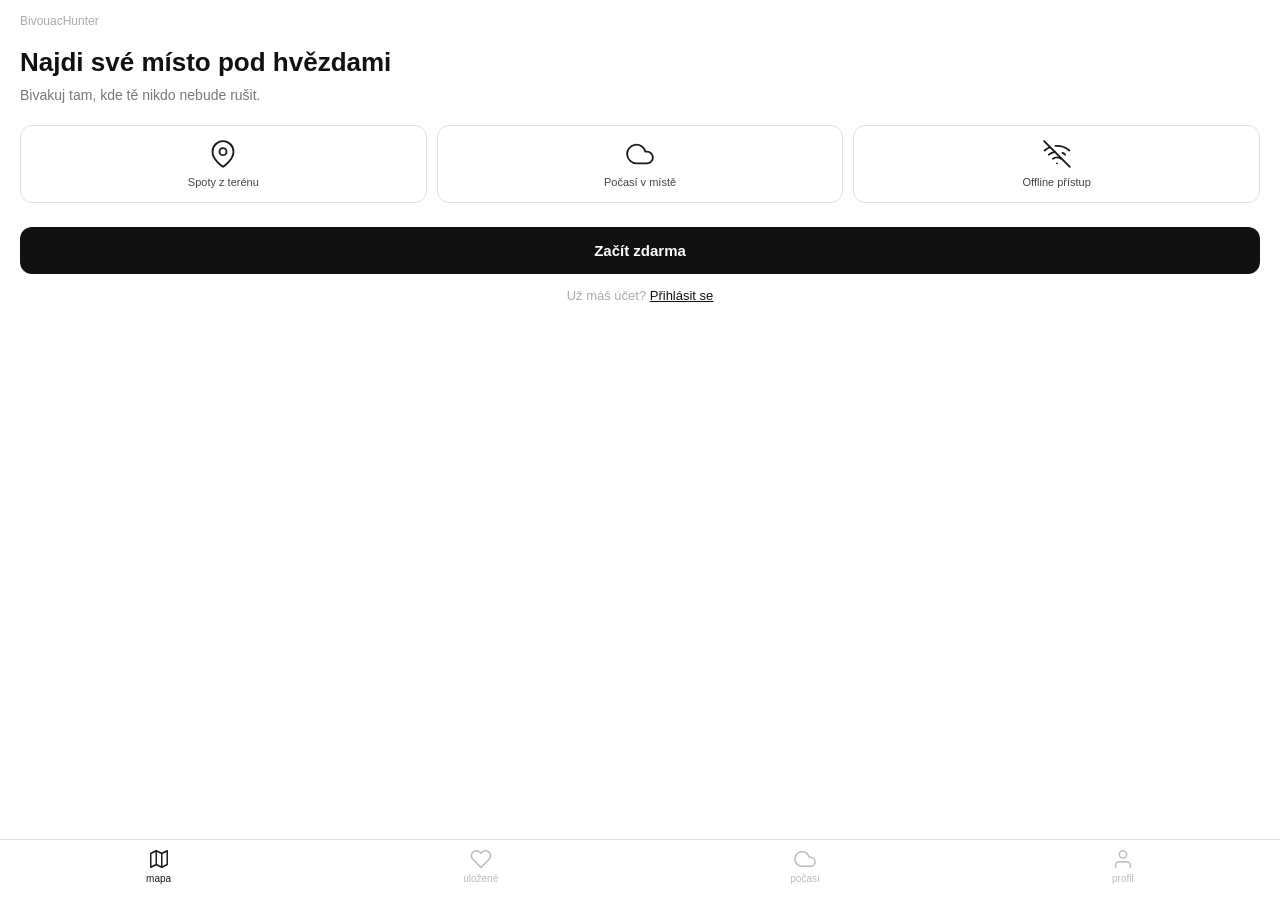
<file: index.html>
<!DOCTYPE html>
<html lang="cs">
<head>
<meta charset="utf-8">
<meta name="viewport" content="width=device-width, initial-scale=1.0, maximum-scale=1.0, user-scalable=no">
<title>BivouacHunter – wireframe</title>
<link rel="stylesheet" href="styles.css">
</head>
<body>
<h1>BivouacHunter · wireframe</h1>
<div class="phone">
  <div class="sb"><span>18:41</span><span>BivouacHunter</span><span>▲▲▲ 100%</span></div>
  <div class="wrap">
  <div class="slides" id="slides">

  <!-- 1. ONBOARDING -->
  <div class="sl">
    <div class="tbar">BivouacHunter</div>
    <div class="hero">Najdi své místo pod hvězdami</div>
    <p class="sub">Bivakuj tam, kde tě nikdo nebude rušit.</p>
    <div class="fcards">
      <div class="fc"><svg width="28" height="28" viewBox="0 0 24 24"><path d="M21 10c0 7-9 13-9 13S3 17 3 10a9 9 0 0 1 18 0z"/><circle cx="12" cy="10" r="3"/></svg>Spoty z terénu</div>
      <div class="fc"><svg width="28" height="28" viewBox="0 0 24 24"><path d="M18 10h-1.26A8 8 0 1 0 9 20h9a5 5 0 0 0 0-10z"/></svg>Počasí v místě</div>
      <div class="fc"><svg width="28" height="28" viewBox="0 0 24 24"><line x1="1" y1="1" x2="23" y2="23"/><path d="M16.72 11.06A10.94 10.94 0 0 1 19 12.55"/><path d="M5 12.55a10.94 10.94 0 0 1 5.17-2.39"/><path d="M10.71 5.05A16 16 0 0 1 22.56 9"/><path d="M1.42 9a15.91 15.91 0 0 1 4.7-2.88"/><path d="M8.53 16.11a6 6 0 0 1 6.95 0"/><line x1="12" y1="20" x2="12.01" y2="20"/></svg>Offline přístup</div>
    </div>
    <div class="bmain" onclick="goTo(1)">Začít zdarma</div>
    <p class="lhint">Už máš účet? <a onclick="goTo(1)">Přihlásit se</a></p>
    
  </div>

  <!-- 2. REGISTRACE -->
  <div class="sl">
    <div class="shd"><svg width="22" height="22" viewBox="0 0 24 24" onclick="goTo(0)"><polyline points="15 18 9 12 15 6"/></svg></div>
    <div class="stitle">Vytvoř si účet</div>
    <p class="shint">Pár sekund a jsi na cestě za místem.</p>
    <div class="fi"><label>E-MAIL</label><input type="text" placeholder="vas@email.cz"></div>
    <div class="fi"><label>HESLO</label><input type="password" placeholder="••••••••"></div>
    <div class="fi"><label>HESLO ZNOVU</label><input type="password" placeholder="••••••••"></div>
    <div class="bmain" onclick="login(4)">Vytvořit účet</div>
    <div class="divd">nebo</div>
    <div class="bgoog" onclick="login(4)">Registrovat přes Google</div>
    <p class="lhint">Máte již účet? <a onclick="login(3)">Přihlásit se</a></p>
    
  </div>



  <!-- 2. ULOŽENÉ -->
  <div class="sl ul-sl">
    <div class="ul-hdr">
      <div class="set-back" onclick="goTo(6)">‹</div>
      <div class="ul-title">Moje spoty</div>
    </div>
    <div style="overflow-y:auto;height:calc(680px - 50px - 56px);-webkit-overflow-scrolling:touch;">

    <div class="ul-section-label">ULOŽENÉ</div>
    <!-- Item 1 -->
    <div class="ul-item" id="uli-0">
      <div class="ul-row" onclick="toggleUl(0)">
        <div class="ul-info">
          <div class="ul-name" id="uln-0">Alpská louka <span class="ul-edit" onclick="editName(event,0)">✏️</span></div>
          <div class="ul-coords">46.9421°N, 11.9834°E · Rakousko</div>
        </div>
        <div class="ul-arrow" id="ula-0">›</div>
      </div>
      <div class="ul-detail" id="uld-0" style="display:none;">
        <div class="ul-data">Nadmořská výška: 2638 m<br>Sklon terénu: <span style="color:#4a9a2a;font-weight:600;">4° (mírný = vhodný)</span><br>Orientace svahu: JV<br>Vzdálenost od pěšiny: 320 m<br>Pramen: 480 m<br>Typ terénu: alpská louka<br>Legislativa: povoleno</div>
        <div class="ul-note-label">Moje poznámka</div>
        <textarea class="ul-note" placeholder="Přidej poznámku..."></textarea>
        <div class="ul-photos-label">Fotky</div>
        <div class="ul-photos">
          <div class="ul-photo" onclick="openLightbox(0)">🏔</div>
          <div class="ul-photo" onclick="openLightbox(1)">🌄</div>
          <div class="ul-photo ul-photo-add">＋</div>
        </div>
      </div>
    </div>

    <!-- Item 2 -->
    <div class="ul-item" id="uli-1">
      <div class="ul-row" onclick="toggleUl(1)">
        <div class="ul-info">
          <div class="ul-name" id="uln-1">Travnatý hřeben <span class="ul-edit" onclick="editName(event,1)">✏️</span></div>
          <div class="ul-coords">46.9318°N, 12.0041°E · Itálie</div>
        </div>
        <div class="ul-arrow" id="ula-1">›</div>
      </div>
      <div class="ul-detail" id="uld-1" style="display:none;">
        <div class="ul-data">Nadmořská výška: 2710 m<br>Sklon terénu: <span style="color:#8a8a00;font-weight:600;">6° (výrazný = nouzový)</span><br>Orientace svahu: SV<br>Vzdálenost od pěšiny: 80 m<br>Pramen: 1200 m<br>Typ terénu: travnatý hřeben<br>Legislativa: max. 1 noc</div>
        <div class="ul-note-label">Moje poznámka</div>
        <textarea class="ul-note" placeholder="Přidej poznámku..."></textarea>
        <div class="ul-photos-label">Fotky</div>
        <div class="ul-photos">
          <div class="ul-photo ul-photo-add">＋</div>
        </div>
      </div>
    </div>

    <!-- Item 3 -->
    <div class="ul-item" id="uli-2">
      <div class="ul-row" onclick="toggleUl(2)">
        <div class="ul-info">
          <div class="ul-name" id="uln-2">Kotlina u lesa <span class="ul-edit" onclick="editName(event,2)">✏️</span></div>
          <div class="ul-coords">46.9205°N, 12.0112°E · Itálie</div>
        </div>
        <div class="ul-arrow" id="ula-2">›</div>
      </div>
      <div class="ul-detail" id="uld-2" style="display:none;">
        <div class="ul-data">Nadmořská výška: 2540 m<br>Sklon terénu: <span style="color:#1a6b1a;font-weight:600;">2° (rovný = ideální)</span><br>Orientace svahu: J<br>Vzdálenost od pěšiny: 650 m<br>Pramen: 200 m<br>Typ terénu: chráněná kotlina, les smíšený<br>Legislativa: povoleno</div>
        <div class="ul-note-label">Moje poznámka</div>
        <textarea class="ul-note" placeholder="Přidej poznámku..."></textarea>
        <div class="ul-photos-label">Fotky</div>
        <div class="ul-photos">
          <div class="ul-photo" onclick="openLightbox(2)">🌲</div>
          <div class="ul-photo ul-photo-add">＋</div>
        </div>
      </div>
    </div>


    <div class="ul-section-label">NAVŠTÍVENÉ</div>
    <!-- Item 4 - navštívené -->
    <div class="ul-item" id="uli-3">
      <div class="ul-row" onclick="toggleUl(3)">
        <div class="ul-info">
          <div class="ul-name" id="uln-3">Louka pod Luzným <span class="ul-edit" onclick="editName(event,3)">✏️</span></div>
          <div class="ul-coords">49.0412°N, 13.4521°E · Česko</div>
        </div>
        <div class="ul-arrow" id="ula-3">›</div>
      </div>
      <div class="ul-detail" id="uld-3" style="display:none;">
        <div class="ul-data">Nadmořská výška: 1210 m<br>Sklon terénu: <span style="color:#1a6b1a;font-weight:600;">3° (rovný = ideální)</span><br>Orientace svahu: J<br>Vzdálenost od pěšiny: 120 m<br>Pramen: 350 m<br>Typ terénu: horská louka, smrčina<br>Legislativa: povoleno</div>
        <div class="ul-note-label">Moje poznámka</div>
        <textarea class="ul-note" placeholder="Přidej poznámku...">Krásný výhled na Luzný, ticho, žádní lidi. Příště vzít víc vody.</textarea>
        <div class="ul-photos-label">Fotky</div>
        <div class="ul-photos">
          <div class="ul-photo" onclick="openLightbox(3)">🌲</div>
          <div class="ul-photo" onclick="openLightbox(4)">🌄</div>
          <div class="ul-photo ul-photo-add">＋</div>
        </div>
      </div>
    </div>

    </div><!-- end scroll wrapper -->

    <!-- Lightbox -->
    <div class="ul-lightbox" id="ulLightbox" onclick="closeLightbox()">
      <div class="ul-lb-inner">
        <div class="ul-lb-img" id="ulLbImg"></div>
        <div class="ul-lb-close">✕ zavřít</div>
      </div>
    </div>

    <div class="bnav"><div class="ni" onclick="goTo(4)"><svg width="22" height="22" viewBox="0 0 24 24" fill="none" stroke="currentColor" stroke-width="1.6" stroke-linecap="round" stroke-linejoin="round"><polygon points="3 6 9 3 15 6 21 3 21 18 15 21 9 18 3 21"/><line x1="9" y1="3" x2="9" y2="18"/><line x1="15" y1="6" x2="15" y2="21"/></svg><span>mapa</span></div><div class="ni active" onclick="goTo(2)"><svg width="22" height="22" viewBox="0 0 24 24" fill="none" stroke="currentColor" stroke-width="1.6" stroke-linecap="round" stroke-linejoin="round"><path d="M20.84 4.61a5.5 5.5 0 0 0-7.78 0L12 5.67l-1.06-1.06a5.5 5.5 0 0 0-7.78 7.78l1.06 1.06L12 21.23l7.78-7.78 1.06-1.06a5.5 5.5 0 0 0 0-7.78z"/></svg><span>uložené</span></div><div class="ni" onclick="goTo(3)"><svg width="22" height="22" viewBox="0 0 24 24" fill="none" stroke="currentColor" stroke-width="1.6" stroke-linecap="round" stroke-linejoin="round"><path d="M18 10h-1.26A8 8 0 1 0 9 20h9a5 5 0 0 0 0-10z"/></svg><span>počasí</span></div><div class="ni" onclick="goTo(6)"><svg width="22" height="22" viewBox="0 0 24 24" fill="none" stroke="currentColor" stroke-width="1.6" stroke-linecap="round" stroke-linejoin="round"><path d="M20 21v-2a4 4 0 0 0-4-4H8a4 4 0 0 0-4 4v2"/><circle cx="12" cy="7" r="4"/></svg><span>profil</span></div></div>
  </div>

  <!-- 3. POČASÍ -->
  <div class="sl wx-sl">
    <div class="wx-hdr">
      <div class="wx-title">Počasí v okolí</div>
      <div class="wx-loc-area">📍 Mölltal / Hohe Tauern, Rakousko</div>
      <div class="wx-loc">46.9318°N, 12.0041°E · aktuální poloha</div>
    </div>

    <div class="wx-section-title">Předpověď na 48 hodin</div>
    <div class="wx-scroll">
      <div class="wx-row wx-head">
        <div class="wx-cell">Čas</div><div class="wx-cell">☁️</div><div class="wx-cell">°C</div><div class="wx-cell">🌧</div><div class="wx-cell">💨</div>
      </div>
      <div class="wx-row"><div class="wx-cell wx-time" id="wxt-0"></div><div class="wx-cell">⛅</div><div class="wx-cell">9</div><div class="wx-cell wx-rain">0</div><div class="wx-cell wx-wind">12 SZ</div></div>
      <div class="wx-row"><div class="wx-cell wx-time" id="wxt-1"></div><div class="wx-cell">🌤</div><div class="wx-cell">7</div><div class="wx-cell wx-rain">0</div><div class="wx-cell wx-wind">14 JJV</div></div>
      <div class="wx-row"><div class="wx-cell wx-time" id="wxt-2"></div><div class="wx-cell">☁️</div><div class="wx-cell">4</div><div class="wx-cell wx-rain">0</div><div class="wx-cell wx-wind">8 VJV</div></div>
      <div class="wx-row"><div class="wx-cell wx-time" id="wxt-3"></div><div class="wx-cell">🌑</div><div class="wx-cell">1</div><div class="wx-cell wx-rain">0</div><div class="wx-cell wx-wind">6 V</div></div>
      <div class="wx-row"><div class="wx-cell wx-time" id="wxt-4"></div><div class="wx-cell">🌑</div><div class="wx-cell">0</div><div class="wx-cell wx-rain">0</div><div class="wx-cell wx-wind">5 V</div></div>
      <div class="wx-row"><div class="wx-cell wx-time" id="wxt-5"></div><div class="wx-cell">🌤</div><div class="wx-cell">2</div><div class="wx-cell wx-rain">0</div><div class="wx-cell wx-wind">9 JV</div></div>
      <div class="wx-row"><div class="wx-cell wx-time" id="wxt-6"></div><div class="wx-cell">⛅</div><div class="wx-cell">6</div><div class="wx-cell wx-rain">0</div><div class="wx-cell wx-wind">11 J</div></div>
      <div class="wx-row"><div class="wx-cell wx-time" id="wxt-7"></div><div class="wx-cell">🌧</div><div class="wx-cell">8</div><div class="wx-cell wx-rain wx-rain-yes">2</div><div class="wx-cell wx-wind">16 Z</div></div>
      <div class="wx-row"><div class="wx-cell wx-time" id="wxt-8"></div><div class="wx-cell">🌧</div><div class="wx-cell">7</div><div class="wx-cell wx-rain wx-rain-yes">4</div><div class="wx-cell wx-wind">18 Z</div></div>
      <div class="wx-row"><div class="wx-cell wx-time" id="wxt-9"></div><div class="wx-cell">⛅</div><div class="wx-cell">6</div><div class="wx-cell wx-rain">1</div><div class="wx-cell wx-wind">12 ZJZ</div></div>
      <div class="wx-row"><div class="wx-cell wx-time" id="wxt-10"></div><div class="wx-cell">☁️</div><div class="wx-cell">4</div><div class="wx-cell wx-rain">0</div><div class="wx-cell wx-wind">8 J</div></div>
      <div class="wx-row"><div class="wx-cell wx-time" id="wxt-11"></div><div class="wx-cell">🌑</div><div class="wx-cell">2</div><div class="wx-cell wx-rain">0</div><div class="wx-cell wx-wind">6 JV</div></div>
      <div class="wx-row"><div class="wx-cell wx-time" id="wxt-12"></div><div class="wx-cell">🌑</div><div class="wx-cell">1</div><div class="wx-cell wx-rain">0</div><div class="wx-cell wx-wind">5 V</div></div>
      <div class="wx-row"><div class="wx-cell wx-time" id="wxt-13"></div><div class="wx-cell">🌤</div><div class="wx-cell">3</div><div class="wx-cell wx-rain">0</div><div class="wx-cell wx-wind">10 JV</div></div>
      <div class="wx-row"><div class="wx-cell wx-time" id="wxt-14"></div><div class="wx-cell">🌤</div><div class="wx-cell">7</div><div class="wx-cell wx-rain">0</div><div class="wx-cell wx-wind">13 JJZ</div></div>
      <div class="wx-row"><div class="wx-cell wx-time" id="wxt-15"></div><div class="wx-cell">⛅</div><div class="wx-cell">9</div><div class="wx-cell wx-rain">0</div><div class="wx-cell wx-wind">15 JZ</div></div>
    </div>

    <div class="wx-section-title" style="margin-top:10px;">Předpověď pro nadmořské výšky v okolí</div>
    <div class="wx-alt-table">
      <div class="wx-alt-head">
        <div class="wx-alt-cell"></div>
        <div class="wx-alt-cell">°C</div>
        <div class="wx-alt-cell">Vítr</div>
        <div class="wx-alt-cell">Srážky</div>
        <div class="wx-alt-cell">Podmínky</div>
      </div>
      <div class="wx-alt-row">
        <div class="wx-alt-cell wx-alt-elev">2 700 m</div>
        <div class="wx-alt-cell">−3°</div>
        <div class="wx-alt-cell">28 km/h</div>
        <div class="wx-alt-cell">sníh</div>
        <div class="wx-alt-cell wx-cond wx-cond-warn">⚠️ náročné</div>
      </div>
      <div class="wx-alt-row">
        <div class="wx-alt-cell wx-alt-elev">2 200 m</div>
        <div class="wx-alt-cell">2°</div>
        <div class="wx-alt-cell">18 km/h</div>
        <div class="wx-alt-cell">0 mm</div>
        <div class="wx-alt-cell wx-cond wx-cond-ok">✓ vhodné</div>
      </div>
      <div class="wx-alt-row">
        <div class="wx-alt-cell wx-alt-elev">1 700 m</div>
        <div class="wx-alt-cell">7°</div>
        <div class="wx-alt-cell">11 km/h</div>
        <div class="wx-alt-cell">0 mm</div>
        <div class="wx-alt-cell wx-cond wx-cond-good">✓✓ ideální</div>
      </div>
    </div>
    <div class="wx-disclaimer">ⓘ Podmínky jsou orientační v závislosti na výbavě.</div>

    <div class="bnav"><div class="ni" onclick="goTo(4)"><svg width="22" height="22" viewBox="0 0 24 24" fill="none" stroke="currentColor" stroke-width="1.6" stroke-linecap="round" stroke-linejoin="round"><polygon points="3 6 9 3 15 6 21 3 21 18 15 21 9 18 3 21"/><line x1="9" y1="3" x2="9" y2="18"/><line x1="15" y1="6" x2="15" y2="21"/></svg><span>mapa</span></div><div class="ni" onclick="goTo(2)"><svg width="22" height="22" viewBox="0 0 24 24" fill="none" stroke="currentColor" stroke-width="1.6" stroke-linecap="round" stroke-linejoin="round"><path d="M20.84 4.61a5.5 5.5 0 0 0-7.78 0L12 5.67l-1.06-1.06a5.5 5.5 0 0 0-7.78 7.78l1.06 1.06L12 21.23l7.78-7.78 1.06-1.06a5.5 5.5 0 0 0 0-7.78z"/></svg><span>uložené</span></div><div class="ni active" onclick="goTo(3)"><svg width="22" height="22" viewBox="0 0 24 24" fill="none" stroke="currentColor" stroke-width="1.6" stroke-linecap="round" stroke-linejoin="round"><path d="M18 10h-1.26A8 8 0 1 0 9 20h9a5 5 0 0 0 0-10z"/></svg><span>počasí</span></div><div class="ni" onclick="goTo(6)"><svg width="22" height="22" viewBox="0 0 24 24" fill="none" stroke="currentColor" stroke-width="1.6" stroke-linecap="round" stroke-linejoin="round"><path d="M20 21v-2a4 4 0 0 0-4-4H8a4 4 0 0 0-4 4v2"/><circle cx="12" cy="7" r="4"/></svg><span>profil</span></div></div>
  </div>

  <!-- 4. MAPA -->
  <div class="sl" id="smap" onclick="handleMapClick(event)">
    <div class="mbg"></div>
    <div class="radar-layer" id="rl"></div>
    <div class="vetr-layer" id="vl"><svg viewBox="0 0 375 620" preserveAspectRatio="xMidYMid slice"><line class="fl" x1="-440" y1="0" x2="260" y2="700" style="animation-delay:0.0s"/><line class="fl" x1="-396" y1="0" x2="304" y2="700" style="animation-delay:0.45s"/><line class="fl" x1="-330" y1="0" x2="370" y2="700" style="animation-delay:0.9s"/><line class="fl" x1="-242" y1="0" x2="458" y2="700" style="animation-delay:0.0s"/><line class="fl" x1="-154" y1="0" x2="546" y2="700" style="animation-delay:0.45s"/><line class="fl" x1="-66" y1="0" x2="634" y2="700" style="animation-delay:0.9s"/><line class="fl" x1="22" y1="0" x2="722" y2="700" style="animation-delay:0.0s"/><line class="fl" x1="110" y1="0" x2="810" y2="700" style="animation-delay:0.45s"/><line class="fl" x1="198" y1="0" x2="898" y2="700" style="animation-delay:0.9s"/><line class="fl" x1="286" y1="0" x2="986" y2="700" style="animation-delay:0.0s"/><line class="fl" x1="374" y1="0" x2="1074" y2="700" style="animation-delay:0.45s"/><line class="fl" x1="462" y1="0" x2="1162" y2="700" style="animation-delay:0.9s"/><line class="fl" x1="550" y1="0" x2="1250" y2="700" style="animation-delay:0.0s"/><line class="fl" x1="638" y1="0" x2="1338" y2="700" style="animation-delay:0.45s"/></svg></div>
    <div class="sm" id="sm1" style="left:28%;top:40%;background:#4a9a2a;" onclick="openSpot(event,0)"></div>
    <div class="sm" id="sm2" style="left:72%;top:41%;background:#8a8a00;" onclick="openSpot(event,1)"></div>
    <div class="sm" id="sm3" style="left:68%;top:63%;background:#1a6b1a;" onclick="openSpot(event,2)"></div>
    <div class="hm" id="hm1" style="left:42%;top:58%" onclick="openHS(event,0)">+</div>
    <div class="hm" id="hm2" style="left:75%;top:31%" onclick="openHS(event,1)">+</div>
    <div class="lbtn" onclick="toggleLP(event)">🗂 Vrstvy ▾</div>
    <div class="lpanel" id="lp">
      <div class="lr"><input type="checkbox" id="lS" checked onchange="rdS()"><label for="lS">Spoty na spaní</label><div class="ld" style="background:#2d7a2d;"></div></div>
      <div class="lr"><input type="checkbox" id="lR" onchange="rdR()"><label for="lR">Radar (srážky)</label><div class="ld" style="background:#0050b4;"></div></div>
      <div class="lr"><input type="checkbox" id="lV" onchange="rdV()"><label for="lV">Proudění vzduchu</label><div class="ld" style="background:#888;"></div></div>
      <div class="lr"><input type="checkbox" id="lH" onchange="rdH()"><label for="lH">Stanice hor. služby</label><div class="ld" style="background:#c0392b;"></div></div>
    </div>
    <div class="sos" onclick="openSOS(event)">🆘 SOS</div>

    <!-- Přístřešek marker -->
    <div class="poi-marker" id="poi-shelter" style="left:52%;top:44%;display:none;" title="Přístřešek Stutennock">🏠</div>
    <!-- Pramen marker -->
    <div class="poi-marker" id="poi-spring" style="left:38%;top:72%;display:none;" title="Pramen">💧</div>

    <!-- Filtr panel -->
    <div class="flt-panel" id="fltPanel">
      <div class="flt-label">AKTIVNÍ FILTR</div>
      <div class="flt-grid">
        <div class="flt-item" id="flt-sklon">
          <select id="sel-sklon" class="flt-select" onchange="applyFilters()">
            <option value="">sklon</option>
            <option value="4">sklon &lt; 4°</option>
            <option value="6">sklon &lt; 6°</option>
            <option value="10">sklon &lt; 10°</option>
          </select>
        </div>
        <div class="flt-item" id="flt-orient">
          <select id="sel-orient" class="flt-select" onchange="applyFilters()">
            <option value="">orientace</option>
            <option value="S">S</option>
            <option value="SV">SV</option>
            <option value="V">V</option>
            <option value="JV">JV</option>
            <option value="J">J</option>
            <option value="JZ">JZ</option>
            <option value="Z">Z</option>
            <option value="SZ">SZ</option>
          </select>
        </div>
        <div class="flt-item" id="flt-pesina">
          <select id="sel-pesina" class="flt-select" onchange="applyFilters()">
            <option value="">od pěšiny</option>
            <option value="500">do 500 m</option>
            <option value="1000">do 1 km</option>
            <option value="1500">do 1,5 km</option>
          </select>
        </div>
        <div class="flt-item" id="flt-pramen">
          <select id="sel-pramen" class="flt-select" onchange="applyFilters()">
            <option value="">pramen</option>
            <option value="500">do 500 m</option>
            <option value="1000">do 1 km</option>
            <option value="1500">do 1,5 km</option>
          </select>
        </div>
        <div class="flt-item" id="flt-pristresek">
          <select id="sel-pristresek" class="flt-select" onchange="applyFilters()">
            <option value="">přístřešek</option>
            <option value="500">do 500 m</option>
            <option value="1000">do 1 km</option>
            <option value="1500">do 1,5 km</option>
          </select>
        </div>
        <div class="flt-item" id="flt-leg">
          <select id="sel-leg" class="flt-select" onchange="applyFilters()">
            <option value="">legislativa</option>
            <option value="povoleno">povoleno</option>
            <option value="max1noc">max. 1 noc</option>
          </select>
        </div>
      </div>
    </div>


    <!-- HS bottom sheet -->
    <div class="hs-overlay" id="hsOverlay" onclick="closeHS()"></div>
    <div class="hs-sheet" id="hsSheet">
      <div class="sos-handle"></div>
      <div class="hs-head">
        <div class="hs-icon">🔴</div>
        <div>
          <div class="hs-name" id="hsName"></div>
          <div class="hs-dist" id="hsDist"></div>
        </div>
      </div>
      <div class="hs-body">
        <div class="hs-row"><span class="hs-label">Telefon</span><span class="hs-val" id="hsTel"></span></div>
        <div class="hs-row"><span class="hs-label">Adresa</span><span class="hs-val" id="hsAddr"></span></div>
        <div class="hs-row"><span class="hs-label">Souřadnice</span><span class="hs-val" id="hsCoords"></span></div>
      </div>
      <div class="hs-actions">
        <button class="hs-btn-nav" onclick="closeHS()">🧭 Navigovat</button>
        <button class="hs-btn-call" onclick="closeHS()">📞 Zavolat</button>
      </div>
      <div class="sos-close"><div class="sos-close-btn" onclick="closeHS()">Zavřít</div></div>
    </div>

    <!-- SOS overlay + bottom sheet -->
    <div class="sos-overlay" id="sosOverlay" onclick="closeSOS()"></div>
    <div class="sos-sheet" id="sosSheet">
      <div class="sos-handle"></div>
      <div class="sos-head">
        <div class="sos-title">🆘 Nouzová situace</div>
        <div class="sos-sub">Poloha: 46.9318°N, 12.0041°E · W3W: ///lišky.skály.hora</div>
      </div>
      <div class="sos-contact">
        <div class="sos-contact-icon">👤</div>
        <div class="sos-contact-text">
          <div class="sos-contact-name">Nouzový kontakt: Jana Nováková</div>
          +420 777 123 456 · nastaveno v profilu
        </div>
      </div>
      <div class="sos-actions">
        <button class="sos-btn sos-btn-primary" onclick="closeSOS()">
          <span class="sos-btn-icon">📞</span>
          <div class="sos-btn-content">
            <div class="sos-btn-title">Volat HS</div>
            <div class="sos-btn-desc">Horská služba Hohe Tauern · +43 512 621000</div>
          </div>
        </button>
        <button class="sos-btn sos-btn-secondary" onclick="closeSOS()">
          <span class="sos-btn-icon">📍</span>
          <div class="sos-btn-content">
            <div class="sos-btn-title">Sdílet polohu</div>
            <div class="sos-btn-desc">Odešle GPS + W3W na Janu Novákovou</div>
          </div>
        </button>
        <button class="sos-btn sos-btn-secondary" onclick="closeSOS()">
          <span class="sos-btn-icon">📸</span>
          <div class="sos-btn-content">
            <div class="sos-btn-title">Dokumentovat situaci</div>
            <div class="sos-btn-desc">Uloží počasí, polohu, W3W · vyzve k focení</div>
          </div>
        </button>
      </div>
      <div class="sos-close"><div class="sos-close-btn" onclick="closeSOS()">Zavřít</div></div>
    </div>
    </div>
    <div class="bnav"><div class="ni active" onclick="goTo(4)"><svg width="22" height="22" viewBox="0 0 24 24" fill="none" stroke="currentColor" stroke-width="1.6" stroke-linecap="round" stroke-linejoin="round"><polygon points="3 6 9 3 15 6 21 3 21 18 15 21 9 18 3 21"/><line x1="9" y1="3" x2="9" y2="18"/><line x1="15" y1="6" x2="15" y2="21"/></svg><span>mapa</span></div><div class="ni" onclick="goTo(2)"><svg width="22" height="22" viewBox="0 0 24 24" fill="none" stroke="currentColor" stroke-width="1.6" stroke-linecap="round" stroke-linejoin="round"><path d="M20.84 4.61a5.5 5.5 0 0 0-7.78 0L12 5.67l-1.06-1.06a5.5 5.5 0 0 0-7.78 7.78l1.06 1.06L12 21.23l7.78-7.78 1.06-1.06a5.5 5.5 0 0 0 0-7.78z"/></svg><span>uložené</span></div><div class="ni" onclick="goTo(3)"><svg width="22" height="22" viewBox="0 0 24 24" fill="none" stroke="currentColor" stroke-width="1.6" stroke-linecap="round" stroke-linejoin="round"><path d="M18 10h-1.26A8 8 0 1 0 9 20h9a5 5 0 0 0 0-10z"/></svg><span>počasí</span></div><div class="ni" onclick="goTo(6)"><svg width="22" height="22" viewBox="0 0 24 24" fill="none" stroke="currentColor" stroke-width="1.6" stroke-linecap="round" stroke-linejoin="round"><path d="M20 21v-2a4 4 0 0 0-4-4H8a4 4 0 0 0-4 4v2"/><circle cx="12" cy="7" r="4"/></svg><span>profil</span></div></div>
  </div>

  <!-- 5. SPOT DETAIL -->
  <div class="sl">
    <div class="mbgd"></div>
    <div class="sheet">
      <div class="shdr"><div class="sco" id="sco"><span id="scoo"></span><span class="stp" id="stp"></span><div class="vb-close" onclick="goTo(4)">✕</div></div></div>
      <div class="ste" id="ste"></div>
      <div class="swe" id="swe"></div>
      <div class="slg" id="slg"></div>
      <div class="sac"><button class="bsave-btn">♡ Uložit</button><button class="bvisit-btn">✓ Navštíveno</button></div>
    </div>

    <div class="flt-panel" style="bottom:56px;position:absolute;left:0;right:0;background:rgba(255,255,255,.96);backdrop-filter:blur(8px);border-top:.5px solid #ddd;padding:8px 10px 6px;z-index:10;">
      <div class="flt-label">AKTIVNÍ FILTR</div>
      <div class="flt-grid">
        <div class="flt-item"><select class="flt-select" disabled><option>sklon</option></select></div>
        <div class="flt-item"><select class="flt-select" disabled><option>orientace</option></select></div>
        <div class="flt-item"><select class="flt-select" disabled><option>od pěšiny</option></select></div>
        <div class="flt-item"><select class="flt-select" disabled><option>pramen</option></select></div>
        <div class="flt-item"><select class="flt-select" disabled><option>přístřešek</option></select></div>
        <div class="flt-item"><select class="flt-select" disabled><option>legislativa</option></select></div>
      </div>
    </div>
    <div class="bnav"><div class="ni active" onclick="goTo(4)"><svg width="22" height="22" viewBox="0 0 24 24" fill="none" stroke="currentColor" stroke-width="1.6" stroke-linecap="round" stroke-linejoin="round"><polygon points="3 6 9 3 15 6 21 3 21 18 15 21 9 18 3 21"/><line x1="9" y1="3" x2="9" y2="18"/><line x1="15" y1="6" x2="15" y2="21"/></svg><span>mapa</span></div><div class="ni" onclick="goTo(2)"><svg width="22" height="22" viewBox="0 0 24 24" fill="none" stroke="currentColor" stroke-width="1.6" stroke-linecap="round" stroke-linejoin="round"><path d="M20.84 4.61a5.5 5.5 0 0 0-7.78 0L12 5.67l-1.06-1.06a5.5 5.5 0 0 0-7.78 7.78l1.06 1.06L12 21.23l7.78-7.78 1.06-1.06a5.5 5.5 0 0 0 0-7.78z"/></svg><span>uložené</span></div><div class="ni" onclick="goTo(3)"><svg width="22" height="22" viewBox="0 0 24 24" fill="none" stroke="currentColor" stroke-width="1.6" stroke-linecap="round" stroke-linejoin="round"><path d="M18 10h-1.26A8 8 0 1 0 9 20h9a5 5 0 0 0 0-10z"/></svg><span>počasí</span></div><div class="ni" onclick="goTo(6)"><svg width="22" height="22" viewBox="0 0 24 24" fill="none" stroke="currentColor" stroke-width="1.6" stroke-linecap="round" stroke-linejoin="round"><path d="M20 21v-2a4 4 0 0 0-4-4H8a4 4 0 0 0-4 4v2"/><circle cx="12" cy="7" r="4"/></svg><span>profil</span></div></div>
  </div>

  <!-- 6. PROFIL -->
  <div class="sl s5bg">
    <div class="phdr">
      <div class="avrow"><div class="av">VB</div><div><div class="pname">Vendula Bezáková</div><div class="psub">vendula@email.cz</div></div></div>

    </div>
    <div class="psec">
      <div class="mi" onclick="goTo(2)"><svg width="18" height="18" viewBox="0 0 24 24"><path d="M20.84 4.61a5.5 5.5 0 0 0-7.78 0L12 5.67l-1.06-1.06a5.5 5.5 0 0 0-7.78 7.78l1.06 1.06L12 21.23l7.78-7.78 1.06-1.06a5.5 5.5 0 0 0 0-7.78z"/></svg>Moje spoty<span class="ar">›</span></div>
      <div class="mi" onclick="goTo(7)"><svg width="18" height="18" viewBox="0 0 24 24"><circle cx="12" cy="12" r="3"/><path d="M19.4 15a1.65 1.65 0 0 0 .33 1.82l.06.06a2 2 0 0 1-2.83 2.83l-.06-.06a1.65 1.65 0 0 0-1.82-.33 1.65 1.65 0 0 0-1 1.51V21a2 2 0 0 1-4 0v-.09A1.65 1.65 0 0 0 9 19.4a1.65 1.65 0 0 0-1.82.33l-.06.06a2 2 0 0 1-2.83-2.83l.06-.06A1.65 1.65 0 0 0 4.68 15a1.65 1.65 0 0 0-1.51-1H3a2 2 0 0 1 0-4h.09A1.65 1.65 0 0 0 4.6 9a1.65 1.65 0 0 0-.33-1.82l-.06-.06a2 2 0 0 1 2.83-2.83l.06.06A1.65 1.65 0 0 0 9 4.68a1.65 1.65 0 0 0 1-1.51V3a2 2 0 0 1 4 0v.09a1.65 1.65 0 0 0 1 1.51 1.65 1.65 0 0 0 1.82-.33l.06-.06a2 2 0 0 1 2.83 2.83l-.06.06A1.65 1.65 0 0 0 19.4 9a1.65 1.65 0 0 0 1.51 1H21a2 2 0 0 1 0 4h-.09a1.65 1.65 0 0 0-1.51 1z"/></svg>Nastavení<span class="ar">›</span></div>
    </div>
    <div class="psec" style="margin-top:8px;">
      <div class="mi miout" onclick="logout()"><svg width="18" height="18" viewBox="0 0 24 24"><path d="M9 21H5a2 2 0 0 1-2-2V5a2 2 0 0 1 2-2h4"/><polyline points="16 17 21 12 16 7"/><line x1="21" y1="12" x2="9" y2="12"/></svg>Odhlásit se</div>
    </div>
    <div class="bnav"><div class="ni" onclick="goTo(4)"><svg width="22" height="22" viewBox="0 0 24 24" fill="none" stroke="currentColor" stroke-width="1.6" stroke-linecap="round" stroke-linejoin="round"><polygon points="3 6 9 3 15 6 21 3 21 18 15 21 9 18 3 21"/><line x1="9" y1="3" x2="9" y2="18"/><line x1="15" y1="6" x2="15" y2="21"/></svg><span>mapa</span></div><div class="ni" onclick="goTo(2)"><svg width="22" height="22" viewBox="0 0 24 24" fill="none" stroke="currentColor" stroke-width="1.6" stroke-linecap="round" stroke-linejoin="round"><path d="M20.84 4.61a5.5 5.5 0 0 0-7.78 0L12 5.67l-1.06-1.06a5.5 5.5 0 0 0-7.78 7.78l1.06 1.06L12 21.23l7.78-7.78 1.06-1.06a5.5 5.5 0 0 0 0-7.78z"/></svg><span>uložené</span></div><div class="ni" onclick="goTo(3)"><svg width="22" height="22" viewBox="0 0 24 24" fill="none" stroke="currentColor" stroke-width="1.6" stroke-linecap="round" stroke-linejoin="round"><path d="M18 10h-1.26A8 8 0 1 0 9 20h9a5 5 0 0 0 0-10z"/></svg><span>počasí</span></div><div class="ni active" onclick="goTo(6)"><svg width="22" height="22" viewBox="0 0 24 24" fill="none" stroke="currentColor" stroke-width="1.6" stroke-linecap="round" stroke-linejoin="round"><path d="M20 21v-2a4 4 0 0 0-4-4H8a4 4 0 0 0-4 4v2"/><circle cx="12" cy="7" r="4"/></svg><span>profil</span></div></div>
  </div>

  <!-- 7. NASTAVENÍ -->
  <div class="sl s5bg">
    <div class="set-hdr">
      <div class="set-back" onclick="goTo(6)">‹</div>
      <div class="set-title">Nastavení</div>
    </div>

    <div class="psec" style="margin-top:0;">

      <div class="set-section-label">NOUZOVÝ KONTAKT</div>
      <div class="mi set-mi">
        <svg width="18" height="18" viewBox="0 0 24 24" fill="none" stroke="currentColor" stroke-width="1.6" stroke-linecap="round" stroke-linejoin="round"><path d="M22 16.92v3a2 2 0 0 1-2.18 2 19.79 19.79 0 0 1-8.63-3.07A19.5 19.5 0 0 1 4.69 13a19.79 19.79 0 0 1-3.07-8.67A2 2 0 0 1 3.6 2h3a2 2 0 0 1 2 1.72c.127.96.361 1.903.7 2.81a2 2 0 0 1-.45 2.11L8.09 9.91a16 16 0 0 0 6 6l1.27-1.27a2 2 0 0 1 2.11-.45c.907.339 1.85.573 2.81.7A2 2 0 0 1 22 16.92z"/></svg>
        <div class="set-item-content">
          <div class="set-item-label">Kontakt pro SOS</div>
          <div class="set-item-val">Jana Nováková · +420 777 123 456</div>
        </div>
        <span class="ar">›</span>
      </div>

      <div class="set-section-label">ZAŘÍZENÍ</div>
      <div class="mi set-mi">
        <svg width="18" height="18" viewBox="0 0 24 24" fill="none" stroke="currentColor" stroke-width="1.6" stroke-linecap="round" stroke-linejoin="round"><rect x="7" y="7" width="10" height="10" rx="5"/><path d="M10 2h4l1 5H9z"/><path d="M9 17l-1 5h8l-1-5"/><line x1="12" y1="9" x2="12" y2="12"/><line x1="12" y1="12" x2="14" y2="12"/></svg>
        <div class="set-item-content">
          <div class="set-item-label">Propojená zařízení</div>
          <div class="set-item-val">Garmin Forerunner 965</div>
        </div>
        <span class="ar">›</span>
      </div>

      <div class="set-section-label">DATA</div>
      <div class="mi set-mi">
        <svg width="18" height="18" viewBox="0 0 24 24" fill="none" stroke="currentColor" stroke-width="1.6" stroke-linecap="round" stroke-linejoin="round"><path d="M18 8h1a4 4 0 0 1 0 8h-1"/><path d="M2 8h16v9a4 4 0 0 1-4 4H6a4 4 0 0 1-4-4V8z"/><line x1="6" y1="1" x2="6" y2="4"/><line x1="10" y1="1" x2="10" y2="4"/><line x1="14" y1="1" x2="14" y2="4"/></svg>
        <div class="set-item-content">
          <div class="set-item-label">Offline data</div>
          <div class="set-item-val">Stažená oblast: Hohe Tauern · 48 MB</div>
        </div>
        <span class="ar">›</span>
      </div>

      <div class="set-section-label">APLIKACE</div>
      <div class="mi set-mi">
        <svg width="18" height="18" viewBox="0 0 24 24" fill="none" stroke="currentColor" stroke-width="1.6" stroke-linecap="round" stroke-linejoin="round"><path d="M18 8A6 6 0 0 0 6 8c0 7-3 9-3 9h18s-3-2-3-9"/><path d="M13.73 21a2 2 0 0 1-3.46 0"/></svg>
        <div class="set-item-content">
          <div class="set-item-label">Oznámení</div>
          <div class="set-item-val">Zapnuto</div>
        </div>
        <span class="ar">›</span>
      </div>

    </div>
    <div class="bnav"><div class="ni" onclick="goTo(4)"><svg width="22" height="22" viewBox="0 0 24 24" fill="none" stroke="currentColor" stroke-width="1.6" stroke-linecap="round" stroke-linejoin="round"><polygon points="3 6 9 3 15 6 21 3 21 18 15 21 9 18 3 21"/><line x1="9" y1="3" x2="9" y2="18"/><line x1="15" y1="6" x2="15" y2="21"/></svg><span>mapa</span></div><div class="ni" onclick="goTo(2)"><svg width="22" height="22" viewBox="0 0 24 24" fill="none" stroke="currentColor" stroke-width="1.6" stroke-linecap="round" stroke-linejoin="round"><path d="M20.84 4.61a5.5 5.5 0 0 0-7.78 0L12 5.67l-1.06-1.06a5.5 5.5 0 0 0-7.78 7.78l1.06 1.06L12 21.23l7.78-7.78 1.06-1.06a5.5 5.5 0 0 0 0-7.78z"/></svg><span>uložené</span></div><div class="ni" onclick="goTo(3)"><svg width="22" height="22" viewBox="0 0 24 24" fill="none" stroke="currentColor" stroke-width="1.6" stroke-linecap="round" stroke-linejoin="round"><path d="M18 10h-1.26A8 8 0 1 0 9 20h9a5 5 0 0 0 0-10z"/></svg><span>počasí</span></div><div class="ni active" onclick="goTo(6)"><svg width="22" height="22" viewBox="0 0 24 24" fill="none" stroke="currentColor" stroke-width="1.6" stroke-linecap="round" stroke-linejoin="round"><path d="M20 21v-2a4 4 0 0 0-4-4H8a4 4 0 0 0-4 4v2"/><circle cx="12" cy="7" r="4"/></svg><span>profil</span></div></div>
  </div>


  </div>
  </div>
</div>
<div class="dots">
  <div class="d active" onclick="goTo(0)"></div>
  <div class="d" onclick="goTo(1)"></div>
  <div class="d" onclick="goTo(3)"></div>
  <div class="d" onclick="goTo(4)"></div>
  <div class="d" onclick="goTo(5)"></div>
  <div class="d" onclick="goTo(6)"></div>
  <div class="d" onclick="goTo(7)"></div>
</div>
<div class="arrows">
  <div class="ar2" onclick="prev()">← zpět</div>
  <div class="ar2" onclick="next()">dál →</div>
</div>
<script src="script.js"></script>
</body>
</html>
</file>
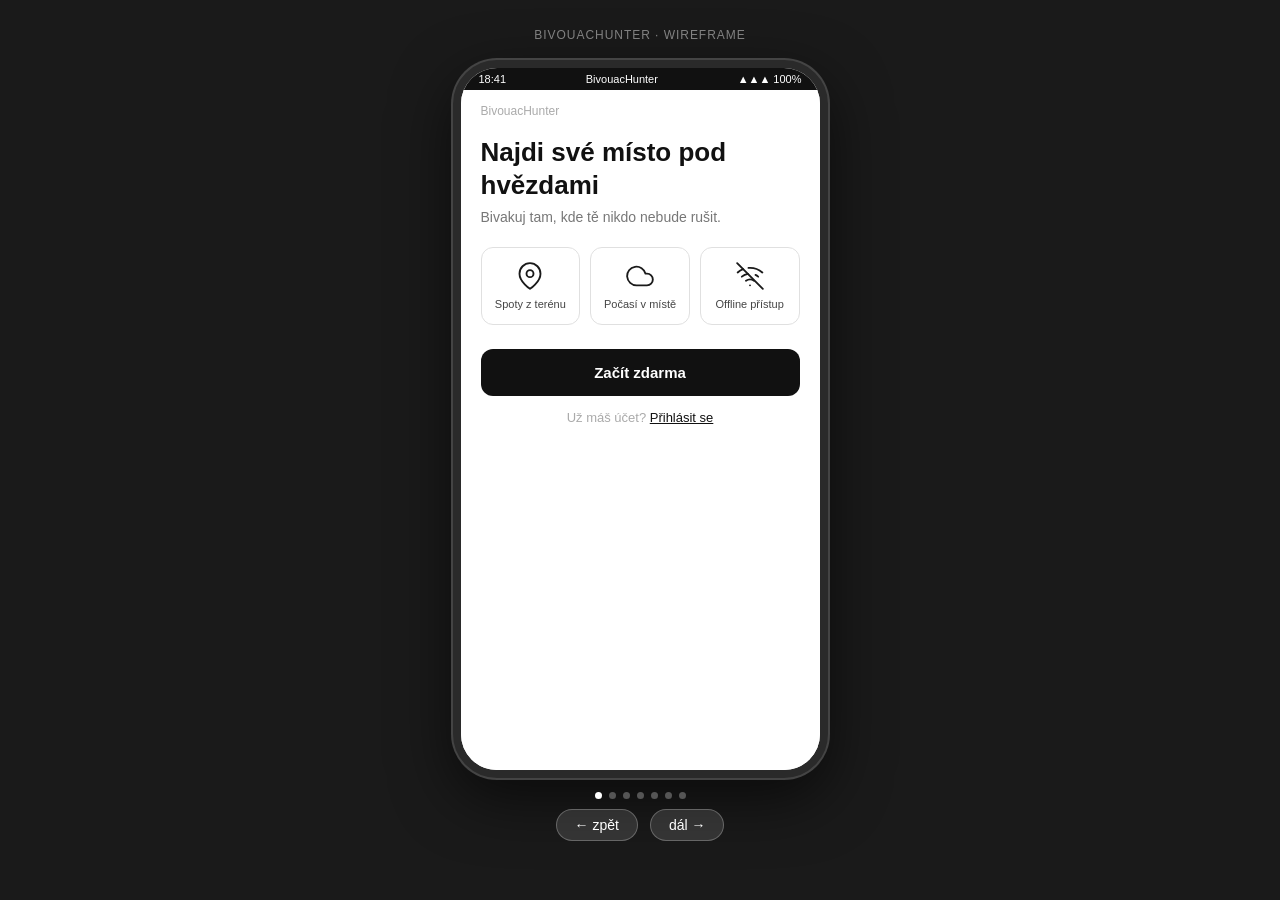
<file: bivouachunter_wireframe.html>
<!DOCTYPE html>
<html lang="cs">
<head>
<meta charset="utf-8">
<meta name="viewport" content="width=device-width, initial-scale=1.0, maximum-scale=1.0, user-scalable=no">
<title>BivouacHunter – wireframe</title>
<style>
:root{--map-bg:url("[data-uri]");}

*{box-sizing:border-box;margin:0;padding:0;font-family:-apple-system,BlinkMacSystemFont,sans-serif;}
body{background:#1a1a1a;display:flex;flex-direction:column;align-items:center;padding:28px 16px 40px;}
h1{color:#fff;font-size:12px;font-weight:400;letter-spacing:.08em;text-transform:uppercase;margin-bottom:18px;opacity:.45;}
.phone{width:375px;border-radius:44px;border:8px solid #2a2a2a;box-shadow:0 0 0 2px #444,0 20px 60px rgba(0,0,0,.6);overflow:hidden;background:#fff;}
.sb{background:#111;color:#fff;font-size:11px;display:flex;justify-content:space-between;padding:5px 18px;}
.wrap{overflow:hidden;width:359px;height:680px;position:relative;}
.slides{position:relative;width:359px;height:680px;}
.sl{width:359px;height:680px;position:absolute;top:0;left:0;overflow:hidden;background:#fff;opacity:0;pointer-events:none;transition:opacity .3s ease;}
/* bottom nav */
.bnav{position:absolute;bottom:0;left:0;right:0;background:rgba(255,255,255,.97);backdrop-filter:blur(8px);border-top:.5px solid #e0e0e0;display:flex;justify-content:space-around;align-items:center;padding:8px 0 16px;z-index:50;}
.ni{display:flex;flex-direction:column;align-items:center;gap:3px;font-size:10px;color:#bbb;cursor:pointer;}
.ni.active{color:#1a1a1a;}
.ni svg{stroke:currentColor;fill:none;}
/* S1 onboarding */
.tbar{padding:14px 20px 0;font-size:12px;color:#aaa;}
.hero{font-size:26px;font-weight:700;color:#111;padding:18px 20px 8px;line-height:1.25;}
.sub{font-size:14px;color:#777;padding:0 20px 22px;}
.fcards{display:flex;gap:10px;padding:0 20px 24px;}
.fc{flex:1;border:.5px solid #e0e0e0;border-radius:12px;padding:14px 10px;display:flex;flex-direction:column;align-items:center;gap:8px;font-size:11px;color:#444;text-align:center;}
.fc svg{stroke:#1a1a1a;fill:none;stroke-width:1.6;stroke-linecap:round;stroke-linejoin:round;}
.bmain{margin:0 20px;background:#111;color:#fff;border-radius:12px;padding:15px;text-align:center;font-size:15px;font-weight:600;cursor:pointer;}
.lhint{text-align:center;font-size:13px;color:#aaa;padding:14px;}
.lhint a{color:#111;text-decoration:underline;cursor:pointer;}
/* S2 registrace */
.shd{padding:16px 20px 6px;display:flex;align-items:center;gap:10px;}
.shd svg{stroke:#1a1a1a;fill:none;stroke-width:1.6;stroke-linecap:round;stroke-linejoin:round;cursor:pointer;}
.stitle{font-size:22px;font-weight:700;color:#111;padding:4px 20px 6px;}
.shint{font-size:13px;color:#888;padding:0 20px 16px;}
.fi{margin:0 20px 12px;}
.fi label{font-size:11px;color:#888;display:block;margin-bottom:4px;}
.fi input{width:100%;border:.5px solid #ddd;border-radius:10px;padding:11px 14px;font-size:14px;color:#111;background:#fafafa;}
.divd{display:flex;align-items:center;gap:10px;margin:12px 20px;font-size:12px;color:#bbb;}
.divd::before,.divd::after{content:'';flex:1;height:.5px;background:#e8e8e8;}
.bgoog{margin:0 20px;border:.5px solid #ddd;border-radius:12px;padding:12px;text-align:center;font-size:14px;color:#333;cursor:pointer;}
/* S3 mapa */
.mbg{position:absolute;inset:0;background-image:url('[data-uri]');background-size:cover;background-position:center;}
.radar-layer{position:absolute;inset:0;pointer-events:none;display:none;z-index:4;background-image:url('[data-uri]');background-size:cover;background-position:center;opacity:0.75;}
.vetr-layer{position:absolute;inset:0;pointer-events:none;display:none;z-index:4;overflow:hidden;}
.vetr-layer svg{position:absolute;inset:0;width:100%;height:100%;}
@keyframes flow{0%{stroke-dashoffset:60}100%{stroke-dashoffset:0}}
.fl{stroke:rgba(255,255,255,0.55);stroke-width:1.2;fill:none;stroke-dasharray:8 52;animation:flow 1.8s linear infinite;}
.ibtn{width:34px;height:34px;border-radius:50%;background:#fff;border:.5px solid #ddd;display:flex;align-items:center;justify-content:center;font-size:15px;cursor:pointer;}
.lbtn{position:absolute;top:8px;left:12px;background:#fff;border:.5px solid #ccc;border-radius:8px;padding:5px 10px;font-size:12px;cursor:pointer;display:flex;align-items:center;gap:5px;box-shadow:0 2px 6px rgba(0,0,0,.12);z-index:10;}
.lpanel{position:absolute;top:90px;left:12px;background:#fff;border:.5px solid #ccc;border-radius:10px;padding:8px 12px;width:190px;z-index:20;box-shadow:0 4px 12px rgba(0,0,0,.15);display:none;}
.lpanel.open{display:block;}
.lr{display:flex;align-items:center;gap:8px;padding:5px 0;border-bottom:.5px solid #eee;font-size:12px;color:#333;}
.lr:last-child{border-bottom:none;}
.lr label{flex:1;cursor:pointer;}
.ld{width:10px;height:10px;border-radius:2px;flex-shrink:0;}
.sos{position:absolute;bottom:158px;right:12px;background:#c0392b;color:#fff;font-size:12px;font-weight:700;padding:8px 14px;border-radius:20px;box-shadow:0 2px 8px rgba(192,57,43,.5);cursor:pointer;z-index:10;}
.sm{position:absolute;width:18px;height:18px;background:#2d7a2d;border-radius:3px;border:2.5px solid #fff;cursor:pointer;box-shadow:0 2px 6px rgba(0,0,0,.3);z-index:5;transition:transform .1s;}
.sm:hover,.sm.active{transform:scale(1.25);filter:brightness(.75);}
.hm{position:absolute;width:20px;height:20px;background:#c0392b;border-radius:50%;border:2px solid #fff;display:none;align-items:center;justify-content:center;color:#fff;font-size:13px;font-weight:700;box-shadow:0 2px 6px rgba(0,0,0,.3);z-index:5;}
.chips{position:absolute;bottom:70px;left:0;right:0;padding:0 12px;display:flex;gap:6px;overflow-x:auto;z-index:10;}
.chips::-webkit-scrollbar{display:none;}
.ch{background:#fff;border:.5px solid #ccc;border-radius:16px;padding:5px 11px;font-size:11px;white-space:nowrap;box-shadow:0 1px 4px rgba(0,0,0,.1);cursor:pointer;display:flex;align-items:center;gap:4px;}
.ch.active{background:#2c2c2a;color:#fff;border-color:#2c2c2a;}
.chd{width:7px;height:7px;border-radius:50%;background:#2d7a2d;}

/* SOS bottom sheet */
.sos-sheet{position:absolute;bottom:0;left:0;right:0;background:#fff;border-radius:18px 18px 0 0;box-shadow:0 -6px 32px rgba(0,0,0,.28);z-index:60;transform:translateY(100%);transition:transform .3s cubic-bezier(.4,0,.2,1);}
.sos-sheet.open{transform:translateY(0);}
.sos-overlay{position:absolute;inset:0;background:rgba(0,0,0,.35);z-index:55;display:none;}
.sos-overlay.open{display:block;}
.sos-handle{width:36px;height:4px;background:#ddd;border-radius:2px;margin:10px auto 0;}
.sos-head{padding:12px 20px 4px;text-align:center;}
.sos-title{font-size:17px;font-weight:700;color:#c0392b;}
.sos-sub{font-size:12px;color:#888;margin-top:2px;}
.sos-contact{background:#fef3f3;border-radius:10px;margin:10px 16px 0;padding:10px 14px;display:flex;align-items:center;gap:10px;border:.5px solid #f5c6c6;}
.sos-contact-icon{font-size:22px;}
.sos-contact-text{font-size:12px;color:#555;line-height:1.45;}
.sos-contact-name{font-weight:700;color:#222;font-size:13px;}
.sos-actions{display:flex;flex-direction:column;gap:10px;padding:14px 16px 12px;}
.sos-btn{border-radius:14px;padding:14px 16px;display:flex;align-items:center;gap:14px;cursor:pointer;border:none;width:100%;text-align:left;}
.sos-btn-primary{background:#c0392b;color:#fff;}
.sos-btn-secondary{background:#f2f2f4;color:#1a1a1a;}
.sos-btn-icon{font-size:22px;flex-shrink:0;}
.sos-btn-content{}
.sos-btn-title{font-size:14px;font-weight:700;}
.sos-btn-desc{font-size:11px;opacity:.72;margin-top:1px;}
.sos-close{text-align:center;padding:0 16px 16px;}
.sos-close-btn{font-size:13px;color:#888;cursor:pointer;padding:8px 20px;border:.5px solid #e0e0e0;border-radius:20px;display:inline-block;}

/* S4 spot detail */
.mbgd{position:absolute;inset:0;background-image:var(--map-bg);background-size:cover;background-position:center;filter:brightness(.7);}
.sheet{position:absolute;bottom:138px;left:0;right:0;background:#fff;border-radius:18px 18px 0 0;box-shadow:0 -4px 24px rgba(0,0,0,.2);z-index:40;padding:0 0 8px;overflow-y:auto;max-height:460px;scrollbar-width:none;-ms-overflow-style:none;}
.sheet::-webkit-scrollbar{display:none;}
.shandle{width:36px;height:4px;background:#ddd;border-radius:2px;margin:10px auto 0;}
.shdr{padding:10px 16px 8px;}
.sco{font-size:14px;font-weight:700;color:#1a1a1a;display:flex;align-items:center;gap:8px;flex-wrap:wrap;}
.stp{font-size:12px;color:#888;}
.vb{width:28px;height:28px;border-radius:50%;background:#2563eb;color:#fff;font-size:11px;font-weight:700;display:flex;align-items:center;justify-content:center;margin-left:auto;flex-shrink:0;}
.ste{padding:0 16px 10px;border-bottom:.5px solid #eee;font-size:13px;color:#333;line-height:1.75;}
.swe{padding:10px 16px;border-bottom:.5px solid #eee;}
.wr{display:flex;align-items:center;font-size:12px;color:#333;padding:3px 0;gap:2px;}
.wt{color:#2a7a2a;width:36px;flex-shrink:0;}
.wi{width:22px;text-align:center;font-size:14px;}
.wtp{width:36px;}
.ww{flex:1;font-size:11px;color:#555;}
.wp{font-size:11px;color:#555;}
.slg{padding:10px 16px 6px;border-bottom:.5px solid #eee;display:flex;align-items:flex-start;gap:8px;font-size:12px;color:#333;line-height:1.5;}
.ll{color:#2563eb;text-decoration:underline;}
.slope-ideal{color:#1a6b1a;font-weight:600;}
.slope-good{color:#4a9a2a;font-weight:600;}
.slope-emergency{color:#8a8a00;font-weight:600;}
.sac{padding:10px 16px 0;display:flex;align-items:center;gap:8px;}
.bsave{font-size:13px;color:#2563eb;cursor:pointer;text-decoration:underline;}
.bback{margin-left:auto;font-size:12px;color:#888;cursor:pointer;padding:4px 10px;border:.5px solid #ddd;border-radius:6px;}
/* S5 profil */
.s5bg{background:#fafafa;}
.phdr{background:#fff;padding:20px 20px 16px;border-bottom:.5px solid #eee;}
.avrow{display:flex;align-items:center;gap:14px;margin-bottom:6px;}
.av{width:56px;height:56px;border-radius:50%;background:#2563eb;color:#fff;font-size:20px;font-weight:700;display:flex;align-items:center;justify-content:center;}
.pname{font-size:18px;font-weight:700;color:#111;}
.psub{font-size:13px;color:#888;}
.psec{background:#fff;margin-top:10px;border-top:.5px solid #eee;border-bottom:.5px solid #eee;}
.mi{display:flex;align-items:center;gap:12px;padding:13px 20px;border-bottom:.5px solid #f0f0f0;font-size:14px;color:#222;cursor:pointer;}
.mi:last-child{border-bottom:none;}
.mi svg{stroke:#888;fill:none;stroke-width:1.6;stroke-linecap:round;stroke-linejoin:round;flex-shrink:0;}
.mi .ar{margin-left:auto;color:#ccc;font-size:16px;}
.miout{color:#c0392b;}
.miout svg{stroke:#c0392b;}
/* nav dots */
.dots{display:flex;gap:7px;margin-top:14px;}
.d{width:7px;height:7px;border-radius:50%;background:#555;cursor:pointer;transition:background .2s;}
.d.active{background:#fff;}
.arrows{display:flex;gap:12px;margin-top:10px;}
.ar2{background:rgba(255,255,255,.12);border:.5px solid rgba(255,255,255,.25);color:#fff;font-size:14px;padding:7px 18px;border-radius:20px;cursor:pointer;}
.ar2:hover{background:rgba(255,255,255,.22);}

/* S3 počasí */
.wx-sl{background:#f8f9fa;}
.wx-hdr{padding:14px 16px 6px;background:#fff;border-bottom:.5px solid #eee;}
.wx-title{font-size:17px;font-weight:700;color:#111;}
.wx-loc{font-size:12px;color:#888;margin-top:2px;}
.wx-section-title{font-size:12px;font-weight:700;color:#555;text-transform:uppercase;letter-spacing:.05em;padding:10px 16px 4px;}
.wx-scroll{overflow-x:hidden;overflow-y:auto;max-height:280px;margin:0 16px;border-radius:10px;border:.5px solid #e0e0e0;background:#fff;}
.wx-row{display:grid;grid-template-columns:52px 32px 32px 28px 1fr;align-items:center;padding:5px 8px;border-bottom:.5px solid #f0f0f0;font-size:12px;}
.wx-row:last-child{border-bottom:none;}
.wx-head{background:#f5f5f5;font-size:11px;font-weight:600;color:#888;}
.wx-time{color:#555;font-weight:600;}
.wx-rain{color:#888;}
.wx-rain-yes{color:#2563eb;font-weight:700;}
.wx-wind{color:#555;font-size:11px;}
.wx-alt-table{margin:0 16px 8px;border-radius:10px;border:.5px solid #e0e0e0;overflow:hidden;background:#fff;}
.wx-alt-head{display:grid;grid-template-columns:70px 36px 60px 56px 1fr;padding:5px 10px;background:#f5f5f5;font-size:11px;font-weight:600;color:#888;}
.wx-alt-row{display:grid;grid-template-columns:70px 36px 60px 56px 1fr;padding:7px 10px;border-top:.5px solid #f0f0f0;font-size:12px;align-items:center;}
.wx-alt-elev{font-weight:700;color:#333;}
.wx-alt-cell{color:#555;}
.wx-cond{font-size:11px;font-weight:600;}
.wx-cond-warn{color:#8a8a00;}
.wx-cond-ok{color:#4a9a2a;}
.wx-cond-good{color:#1a6b1a;}

/* Filtr panel */
.flt-panel{position:absolute;bottom:56px;left:0;right:0;background:rgba(255,255,255,.96);backdrop-filter:blur(8px);border-top:.5px solid #ddd;padding:8px 10px 6px;z-index:10;}
.flt-label{font-size:9px;font-weight:700;letter-spacing:.1em;text-transform:uppercase;color:#999;margin-bottom:5px;}
.flt-grid{display:grid;grid-template-columns:1fr 1fr 1fr;gap:5px;}
.flt-item{position:relative;}
.flt-select{width:100%;appearance:none;-webkit-appearance:none;background:#f2f2f2;border:.5px solid #ddd;border-radius:8px;padding:5px 22px 5px 8px;font-size:11px;color:#333;cursor:pointer;background-image:url("data:image/svg+xml,%3Csvg xmlns='http://www.w3.org/2000/svg' width='10' height='6' viewBox='0 0 10 6'%3E%3Cpath d='M1 1l4 4 4-4' stroke='%23999' stroke-width='1.5' fill='none' stroke-linecap='round'/%3E%3C/svg%3E");background-repeat:no-repeat;background-position:right 7px center;}
.flt-select:focus{outline:none;border-color:#888;background-color:#e8e8e8;}
.flt-select.active{background-color:#1a1a1a;color:#fff;border-color:#1a1a1a;background-image:url("data:image/svg+xml,%3Csvg xmlns='http://www.w3.org/2000/svg' width='10' height='6' viewBox='0 0 10 6'%3E%3Cpath d='M1 1l4 4 4-4' stroke='%23fff' stroke-width='1.5' fill='none' stroke-linecap='round'/%3E%3C/svg%3E");}
/* POI markery */
.poi-marker{position:absolute;font-size:20px;z-index:6;cursor:pointer;filter:drop-shadow(0 1px 3px rgba(0,0,0,.4));transform:translate(-50%,-50%);}

.vb-close{width:28px;height:28px;border-radius:50%;background:#f0f0f0;color:#555;font-size:14px;display:flex;align-items:center;justify-content:center;margin-left:auto;flex-shrink:0;cursor:pointer;}
.vb-close:hover{background:#e0e0e0;}
.bsave-btn{background:#1a1a1a;color:#fff;border:none;border-radius:10px;padding:8px 18px;font-size:13px;font-weight:600;cursor:pointer;}
.bsave-btn:hover{background:#333;}

/* Uložené */
.ul-sl{background:#f8f9fa;overflow-y:auto;}
.ul-hdr{display:flex;align-items:center;gap:10px;padding:14px 16px 10px;background:#fff;border-bottom:.5px solid #eee;}
.ul-title{font-size:17px;font-weight:700;color:#111;}
.ul-item{background:#fff;border-bottom:.5px solid #eee;}
.ul-row{display:flex;align-items:center;padding:13px 16px;cursor:pointer;gap:10px;}
.ul-info{flex:1;}
.ul-name{font-size:14px;font-weight:600;color:#111;}
.ul-edit{font-size:12px;cursor:pointer;opacity:.5;margin-left:4px;}
.ul-coords{font-size:11px;color:#888;margin-top:2px;}
.ul-arrow{font-size:18px;color:#ccc;transition:transform .2s;}
.ul-arrow.open{transform:rotate(90deg);}
.ul-detail{padding:0 16px 14px;border-top:.5px solid #f0f0f0;}
.ul-data{font-size:12px;color:#444;line-height:1.8;padding:10px 0 8px;}
.ul-note-label,.ul-photos-label{font-size:11px;font-weight:700;color:#888;text-transform:uppercase;letter-spacing:.06em;margin-bottom:5px;}
.ul-note{width:100%;border:.5px solid #ddd;border-radius:8px;padding:8px 10px;font-size:13px;color:#333;resize:none;height:64px;background:#fafafa;margin-bottom:12px;}
.ul-note:focus{outline:none;border-color:#888;}
.ul-photos{display:flex;gap:8px;flex-wrap:wrap;margin-bottom:4px;}
.ul-photo{width:64px;height:64px;border-radius:8px;background:#e8e8e8;display:flex;align-items:center;justify-content:center;font-size:24px;cursor:pointer;border:.5px solid #ddd;}
.ul-photo-add{color:#bbb;font-size:22px;border-style:dashed;}
.ul-lightbox{position:absolute;inset:0;background:rgba(0,0,0,.85);z-index:80;display:none;align-items:center;justify-content:center;}
.ul-lightbox.open{display:flex;}
.ul-lb-inner{text-align:center;}
.ul-lb-img{width:260px;height:260px;background:#333;border-radius:12px;display:flex;align-items:center;justify-content:center;font-size:64px;margin-bottom:12px;}
.ul-lb-close{color:#fff;font-size:13px;opacity:.7;cursor:pointer;}
.wx-disclaimer{font-size:11px;color:#999;padding:6px 16px 10px;line-height:1.5;}
.bvisit-btn{background:#f0f0f0;color:#333;border:none;border-radius:10px;padding:8px 18px;font-size:13px;font-weight:600;cursor:pointer;margin-left:8px;}
.bvisit-btn:hover{background:#e0e0e0;}

.hs-overlay{position:absolute;inset:0;background:rgba(0,0,0,.35);z-index:55;display:none;}
.hs-overlay.open{display:block;}
.hs-sheet{position:absolute;bottom:0;left:0;right:0;background:#fff;border-radius:18px 18px 0 0;box-shadow:0 -6px 32px rgba(0,0,0,.2);z-index:60;transform:translateY(100%);transition:transform .3s cubic-bezier(.4,0,.2,1);}
.hs-sheet.open{transform:translateY(0);}
.hs-head{display:flex;align-items:center;gap:12px;padding:12px 20px 8px;}
.hs-icon{font-size:28px;}
.hs-name{font-size:15px;font-weight:700;color:#111;}
.hs-dist{font-size:12px;color:#888;margin-top:2px;}
.hs-body{padding:4px 20px 12px;border-bottom:.5px solid #eee;}
.hs-row{display:flex;justify-content:space-between;padding:6px 0;font-size:13px;border-bottom:.5px solid #f5f5f5;}
.hs-row:last-child{border-bottom:none;}
.hs-label{color:#888;}
.hs-val{color:#222;font-weight:500;text-align:right;}
.hs-actions{display:flex;gap:10px;padding:12px 16px;}
.hs-btn-nav{flex:1;background:#1a1a1a;color:#fff;border:none;border-radius:12px;padding:12px;font-size:13px;font-weight:600;cursor:pointer;}
.hs-btn-call{flex:1;background:#f0f0f0;color:#333;border:none;border-radius:12px;padding:12px;font-size:13px;font-weight:600;cursor:pointer;}
.wx-loc-area{font-size:13px;font-weight:600;color:#333;margin-top:2px;}

.set-hdr{display:flex;align-items:center;gap:10px;padding:14px 16px 10px;background:#fff;border-bottom:.5px solid #eee;}
.set-back{font-size:22px;color:#555;cursor:pointer;line-height:1;}
.set-title{font-size:17px;font-weight:700;color:#111;}
.set-section-label{font-size:10px;font-weight:700;letter-spacing:.08em;color:#999;padding:12px 16px 4px;text-transform:uppercase;}
.set-mi{flex-direction:row;align-items:center;}
.set-item-content{flex:1;margin-left:2px;}
.set-item-label{font-size:14px;color:#111;}
.set-item-val{font-size:11px;color:#888;margin-top:2px;}
.ul-section-label{font-size:10px;font-weight:700;letter-spacing:.08em;color:#999;padding:12px 16px 4px;text-transform:uppercase;background:#f8f9fa;}




}


@media (max-width: 768px) {
  html, body { margin:0; padding:0 !important; background:#fff; display:block !important; overflow:hidden; height:100%; }
  h1 { display:none; }
  .phone { width:100vw !important; height:100vh !important; border:none !important; border-radius:0 !important; box-shadow:none !important; position:fixed !important; top:0; left:0; }
  .wrap { width:100vw !important; height:100vh !important; }
  .slides { width:100vw !important; height:100vh !important; }
  .sl { width:100vw !important; min-width:100vw !important; height:100vh !important; }
  .controls { display:none !important; }
  .dots { display:none !important; }
  /* Mapa se přizpůsobí – bnav (56px) + flt-panel (82px) = 138px */
  .mbg { height:calc(100vh - 138px) !important; }
}
</style>
</head>
<body>
<h1>BivouacHunter · wireframe</h1>
<div class="phone">
  <div class="sb"><span>18:41</span><span>BivouacHunter</span><span>▲▲▲ 100%</span></div>
  <div class="wrap">
  <div class="slides" id="slides">

  <!-- 1. ONBOARDING -->
  <div class="sl">
    <div class="tbar">BivouacHunter</div>
    <div class="hero">Najdi své místo pod hvězdami</div>
    <p class="sub">Bivakuj tam, kde tě nikdo nebude rušit.</p>
    <div class="fcards">
      <div class="fc"><svg width="28" height="28" viewBox="0 0 24 24"><path d="M21 10c0 7-9 13-9 13S3 17 3 10a9 9 0 0 1 18 0z"/><circle cx="12" cy="10" r="3"/></svg>Spoty z terénu</div>
      <div class="fc"><svg width="28" height="28" viewBox="0 0 24 24"><path d="M18 10h-1.26A8 8 0 1 0 9 20h9a5 5 0 0 0 0-10z"/></svg>Počasí v místě</div>
      <div class="fc"><svg width="28" height="28" viewBox="0 0 24 24"><line x1="1" y1="1" x2="23" y2="23"/><path d="M16.72 11.06A10.94 10.94 0 0 1 19 12.55"/><path d="M5 12.55a10.94 10.94 0 0 1 5.17-2.39"/><path d="M10.71 5.05A16 16 0 0 1 22.56 9"/><path d="M1.42 9a15.91 15.91 0 0 1 4.7-2.88"/><path d="M8.53 16.11a6 6 0 0 1 6.95 0"/><line x1="12" y1="20" x2="12.01" y2="20"/></svg>Offline přístup</div>
    </div>
    <div class="bmain" onclick="goTo(1)">Začít zdarma</div>
    <p class="lhint">Už máš účet? <a onclick="goTo(1)">Přihlásit se</a></p>
    
  </div>

  <!-- 2. REGISTRACE -->
  <div class="sl">
    <div class="shd"><svg width="22" height="22" viewBox="0 0 24 24" onclick="goTo(0)"><polyline points="15 18 9 12 15 6"/></svg></div>
    <div class="stitle">Vytvoř si účet</div>
    <p class="shint">Pár sekund a jsi na cestě za místem.</p>
    <div class="fi"><label>E-MAIL</label><input type="text" placeholder="vas@email.cz"></div>
    <div class="fi"><label>HESLO</label><input type="password" placeholder="••••••••"></div>
    <div class="fi"><label>HESLO ZNOVU</label><input type="password" placeholder="••••••••"></div>
    <div class="bmain" onclick="goTo(4)">Vytvořit účet</div>
    <div class="divd">nebo</div>
    <div class="bgoog">Registrovat přes Google</div>
    <p class="lhint">Máte již účet? <a onclick="goTo(3)">Přihlásit se</a></p>
    
  </div>



  <!-- 2. ULOŽENÉ -->
  <div class="sl ul-sl">
    <div class="ul-hdr">
      <div class="set-back" onclick="goTo(6)">‹</div>
      <div class="ul-title">Moje spoty</div>
    </div>

    <div class="ul-section-label">ULOŽENÉ</div>
    <!-- Item 1 -->
    <div class="ul-item" id="uli-0">
      <div class="ul-row" onclick="toggleUl(0)">
        <div class="ul-info">
          <div class="ul-name" id="uln-0">Alpská louka <span class="ul-edit" onclick="editName(event,0)">✏️</span></div>
          <div class="ul-coords">46.9421°N, 11.9834°E · Rakousko</div>
        </div>
        <div class="ul-arrow" id="ula-0">›</div>
      </div>
      <div class="ul-detail" id="uld-0" style="display:none;">
        <div class="ul-data">Nadmořská výška: 2638 m<br>Sklon terénu: <span style="color:#4a9a2a;font-weight:600;">4° (mírný = vhodný)</span><br>Orientace svahu: JV<br>Vzdálenost od pěšiny: 320 m<br>Pramen: 480 m<br>Typ terénu: alpská louka<br>Legislativa: povoleno</div>
        <div class="ul-note-label">Moje poznámka</div>
        <textarea class="ul-note" placeholder="Přidej poznámku..."></textarea>
        <div class="ul-photos-label">Fotky</div>
        <div class="ul-photos">
          <div class="ul-photo" onclick="openLightbox(0)">🏔</div>
          <div class="ul-photo" onclick="openLightbox(1)">🌄</div>
          <div class="ul-photo ul-photo-add">＋</div>
        </div>
      </div>
    </div>

    <!-- Item 2 -->
    <div class="ul-item" id="uli-1">
      <div class="ul-row" onclick="toggleUl(1)">
        <div class="ul-info">
          <div class="ul-name" id="uln-1">Travnatý hřeben <span class="ul-edit" onclick="editName(event,1)">✏️</span></div>
          <div class="ul-coords">46.9318°N, 12.0041°E · Itálie</div>
        </div>
        <div class="ul-arrow" id="ula-1">›</div>
      </div>
      <div class="ul-detail" id="uld-1" style="display:none;">
        <div class="ul-data">Nadmořská výška: 2710 m<br>Sklon terénu: <span style="color:#8a8a00;font-weight:600;">6° (výrazný = nouzový)</span><br>Orientace svahu: SV<br>Vzdálenost od pěšiny: 80 m<br>Pramen: 1200 m<br>Typ terénu: travnatý hřeben<br>Legislativa: max. 1 noc</div>
        <div class="ul-note-label">Moje poznámka</div>
        <textarea class="ul-note" placeholder="Přidej poznámku..."></textarea>
        <div class="ul-photos-label">Fotky</div>
        <div class="ul-photos">
          <div class="ul-photo ul-photo-add">＋</div>
        </div>
      </div>
    </div>

    <!-- Item 3 -->
    <div class="ul-item" id="uli-2">
      <div class="ul-row" onclick="toggleUl(2)">
        <div class="ul-info">
          <div class="ul-name" id="uln-2">Kotlina u lesa <span class="ul-edit" onclick="editName(event,2)">✏️</span></div>
          <div class="ul-coords">46.9205°N, 12.0112°E · Itálie</div>
        </div>
        <div class="ul-arrow" id="ula-2">›</div>
      </div>
      <div class="ul-detail" id="uld-2" style="display:none;">
        <div class="ul-data">Nadmořská výška: 2540 m<br>Sklon terénu: <span style="color:#1a6b1a;font-weight:600;">2° (rovný = ideální)</span><br>Orientace svahu: J<br>Vzdálenost od pěšiny: 650 m<br>Pramen: 200 m<br>Typ terénu: chráněná kotlina, les smíšený<br>Legislativa: povoleno</div>
        <div class="ul-note-label">Moje poznámka</div>
        <textarea class="ul-note" placeholder="Přidej poznámku..."></textarea>
        <div class="ul-photos-label">Fotky</div>
        <div class="ul-photos">
          <div class="ul-photo" onclick="openLightbox(2)">🌲</div>
          <div class="ul-photo ul-photo-add">＋</div>
        </div>
      </div>
    </div>


    <div class="ul-section-label">NAVŠTÍVENÉ</div>
    <!-- Item 4 - navštívené -->
    <div class="ul-item" id="uli-3">
      <div class="ul-row" onclick="toggleUl(3)">
        <div class="ul-info">
          <div class="ul-name" id="uln-3">Louka pod Luzným <span class="ul-edit" onclick="editName(event,3)">✏️</span></div>
          <div class="ul-coords">49.0412°N, 13.4521°E · Česko</div>
        </div>
        <div class="ul-arrow" id="ula-3">›</div>
      </div>
      <div class="ul-detail" id="uld-3" style="display:none;">
        <div class="ul-data">Nadmořská výška: 1210 m<br>Sklon terénu: <span style="color:#1a6b1a;font-weight:600;">3° (rovný = ideální)</span><br>Orientace svahu: J<br>Vzdálenost od pěšiny: 120 m<br>Pramen: 350 m<br>Typ terénu: horská louka, smrčina<br>Legislativa: povoleno</div>
        <div class="ul-note-label">Moje poznámka</div>
        <textarea class="ul-note" placeholder="Přidej poznámku...">Krásný výhled na Luzný, ticho, žádní lidi. Příště vzít víc vody.</textarea>
        <div class="ul-photos-label">Fotky</div>
        <div class="ul-photos">
          <div class="ul-photo" onclick="openLightbox(3)">🌲</div>
          <div class="ul-photo" onclick="openLightbox(4)">🌄</div>
          <div class="ul-photo ul-photo-add">＋</div>
        </div>
      </div>
    </div>

    <!-- Lightbox -->
    <div class="ul-lightbox" id="ulLightbox" onclick="closeLightbox()">
      <div class="ul-lb-inner">
        <div class="ul-lb-img" id="ulLbImg"></div>
        <div class="ul-lb-close">✕ zavřít</div>
      </div>
    </div>

    <div class="bnav"><div class="ni" onclick="goTo(4)"><svg width="22" height="22" viewBox="0 0 24 24" fill="none" stroke="currentColor" stroke-width="1.6" stroke-linecap="round" stroke-linejoin="round"><polygon points="3 6 9 3 15 6 21 3 21 18 15 21 9 18 3 21"/><line x1="9" y1="3" x2="9" y2="18"/><line x1="15" y1="6" x2="15" y2="21"/></svg><span>mapa</span></div><div class="ni active" onclick="goTo(2)"><svg width="22" height="22" viewBox="0 0 24 24" fill="none" stroke="currentColor" stroke-width="1.6" stroke-linecap="round" stroke-linejoin="round"><path d="M20.84 4.61a5.5 5.5 0 0 0-7.78 0L12 5.67l-1.06-1.06a5.5 5.5 0 0 0-7.78 7.78l1.06 1.06L12 21.23l7.78-7.78 1.06-1.06a5.5 5.5 0 0 0 0-7.78z"/></svg><span>uložené</span></div><div class="ni" onclick="goTo(3)"><svg width="22" height="22" viewBox="0 0 24 24" fill="none" stroke="currentColor" stroke-width="1.6" stroke-linecap="round" stroke-linejoin="round"><path d="M18 10h-1.26A8 8 0 1 0 9 20h9a5 5 0 0 0 0-10z"/></svg><span>počasí</span></div><div class="ni" onclick="goTo(6)"><svg width="22" height="22" viewBox="0 0 24 24" fill="none" stroke="currentColor" stroke-width="1.6" stroke-linecap="round" stroke-linejoin="round"><path d="M20 21v-2a4 4 0 0 0-4-4H8a4 4 0 0 0-4 4v2"/><circle cx="12" cy="7" r="4"/></svg><span>profil</span></div></div>
  </div>

  <!-- 3. POČASÍ -->
  <div class="sl wx-sl">
    <div class="wx-hdr">
      <div class="wx-title">Počasí v okolí</div>
      <div class="wx-loc-area">📍 Mölltal / Hohe Tauern, Rakousko</div>
      <div class="wx-loc">46.9318°N, 12.0041°E · aktuální poloha</div>
    </div>

    <div class="wx-section-title">Předpověď na 48 hodin</div>
    <div class="wx-scroll">
      <div class="wx-row wx-head">
        <div class="wx-cell">Čas</div><div class="wx-cell">☁️</div><div class="wx-cell">°C</div><div class="wx-cell">🌧</div><div class="wx-cell">💨</div>
      </div>
      <div class="wx-row"><div class="wx-cell wx-time" id="wxt-0"></div><div class="wx-cell">⛅</div><div class="wx-cell">9</div><div class="wx-cell wx-rain">0</div><div class="wx-cell wx-wind">12 SZ</div></div>
      <div class="wx-row"><div class="wx-cell wx-time" id="wxt-1"></div><div class="wx-cell">🌤</div><div class="wx-cell">7</div><div class="wx-cell wx-rain">0</div><div class="wx-cell wx-wind">14 JJV</div></div>
      <div class="wx-row"><div class="wx-cell wx-time" id="wxt-2"></div><div class="wx-cell">☁️</div><div class="wx-cell">4</div><div class="wx-cell wx-rain">0</div><div class="wx-cell wx-wind">8 VJV</div></div>
      <div class="wx-row"><div class="wx-cell wx-time" id="wxt-3"></div><div class="wx-cell">🌑</div><div class="wx-cell">1</div><div class="wx-cell wx-rain">0</div><div class="wx-cell wx-wind">6 V</div></div>
      <div class="wx-row"><div class="wx-cell wx-time" id="wxt-4"></div><div class="wx-cell">🌑</div><div class="wx-cell">0</div><div class="wx-cell wx-rain">0</div><div class="wx-cell wx-wind">5 V</div></div>
      <div class="wx-row"><div class="wx-cell wx-time" id="wxt-5"></div><div class="wx-cell">🌤</div><div class="wx-cell">2</div><div class="wx-cell wx-rain">0</div><div class="wx-cell wx-wind">9 JV</div></div>
      <div class="wx-row"><div class="wx-cell wx-time" id="wxt-6"></div><div class="wx-cell">⛅</div><div class="wx-cell">6</div><div class="wx-cell wx-rain">0</div><div class="wx-cell wx-wind">11 J</div></div>
      <div class="wx-row"><div class="wx-cell wx-time" id="wxt-7"></div><div class="wx-cell">🌧</div><div class="wx-cell">8</div><div class="wx-cell wx-rain wx-rain-yes">2</div><div class="wx-cell wx-wind">16 Z</div></div>
      <div class="wx-row"><div class="wx-cell wx-time" id="wxt-8"></div><div class="wx-cell">🌧</div><div class="wx-cell">7</div><div class="wx-cell wx-rain wx-rain-yes">4</div><div class="wx-cell wx-wind">18 Z</div></div>
      <div class="wx-row"><div class="wx-cell wx-time" id="wxt-9"></div><div class="wx-cell">⛅</div><div class="wx-cell">6</div><div class="wx-cell wx-rain">1</div><div class="wx-cell wx-wind">12 ZJZ</div></div>
      <div class="wx-row"><div class="wx-cell wx-time" id="wxt-10"></div><div class="wx-cell">☁️</div><div class="wx-cell">4</div><div class="wx-cell wx-rain">0</div><div class="wx-cell wx-wind">8 J</div></div>
      <div class="wx-row"><div class="wx-cell wx-time" id="wxt-11"></div><div class="wx-cell">🌑</div><div class="wx-cell">2</div><div class="wx-cell wx-rain">0</div><div class="wx-cell wx-wind">6 JV</div></div>
      <div class="wx-row"><div class="wx-cell wx-time" id="wxt-12"></div><div class="wx-cell">🌑</div><div class="wx-cell">1</div><div class="wx-cell wx-rain">0</div><div class="wx-cell wx-wind">5 V</div></div>
      <div class="wx-row"><div class="wx-cell wx-time" id="wxt-13"></div><div class="wx-cell">🌤</div><div class="wx-cell">3</div><div class="wx-cell wx-rain">0</div><div class="wx-cell wx-wind">10 JV</div></div>
      <div class="wx-row"><div class="wx-cell wx-time" id="wxt-14"></div><div class="wx-cell">🌤</div><div class="wx-cell">7</div><div class="wx-cell wx-rain">0</div><div class="wx-cell wx-wind">13 JJZ</div></div>
      <div class="wx-row"><div class="wx-cell wx-time" id="wxt-15"></div><div class="wx-cell">⛅</div><div class="wx-cell">9</div><div class="wx-cell wx-rain">0</div><div class="wx-cell wx-wind">15 JZ</div></div>
    </div>

    <div class="wx-section-title" style="margin-top:10px;">Předpověď pro nadmořské výšky v okolí</div>
    <div class="wx-alt-table">
      <div class="wx-alt-head">
        <div class="wx-alt-cell"></div>
        <div class="wx-alt-cell">°C</div>
        <div class="wx-alt-cell">Vítr</div>
        <div class="wx-alt-cell">Srážky</div>
        <div class="wx-alt-cell">Podmínky</div>
      </div>
      <div class="wx-alt-row">
        <div class="wx-alt-cell wx-alt-elev">2 700 m</div>
        <div class="wx-alt-cell">−3°</div>
        <div class="wx-alt-cell">28 km/h</div>
        <div class="wx-alt-cell">sníh</div>
        <div class="wx-alt-cell wx-cond wx-cond-warn">⚠️ náročné</div>
      </div>
      <div class="wx-alt-row">
        <div class="wx-alt-cell wx-alt-elev">2 200 m</div>
        <div class="wx-alt-cell">2°</div>
        <div class="wx-alt-cell">18 km/h</div>
        <div class="wx-alt-cell">0 mm</div>
        <div class="wx-alt-cell wx-cond wx-cond-ok">✓ vhodné</div>
      </div>
      <div class="wx-alt-row">
        <div class="wx-alt-cell wx-alt-elev">1 700 m</div>
        <div class="wx-alt-cell">7°</div>
        <div class="wx-alt-cell">11 km/h</div>
        <div class="wx-alt-cell">0 mm</div>
        <div class="wx-alt-cell wx-cond wx-cond-good">✓✓ ideální</div>
      </div>
    </div>
    <div class="wx-disclaimer">ⓘ Podmínky jsou orientační v závislosti na výbavě.</div>

    <div class="bnav"><div class="ni" onclick="goTo(4)"><svg width="22" height="22" viewBox="0 0 24 24" fill="none" stroke="currentColor" stroke-width="1.6" stroke-linecap="round" stroke-linejoin="round"><polygon points="3 6 9 3 15 6 21 3 21 18 15 21 9 18 3 21"/><line x1="9" y1="3" x2="9" y2="18"/><line x1="15" y1="6" x2="15" y2="21"/></svg><span>mapa</span></div><div class="ni" onclick="goTo(2)"><svg width="22" height="22" viewBox="0 0 24 24" fill="none" stroke="currentColor" stroke-width="1.6" stroke-linecap="round" stroke-linejoin="round"><path d="M20.84 4.61a5.5 5.5 0 0 0-7.78 0L12 5.67l-1.06-1.06a5.5 5.5 0 0 0-7.78 7.78l1.06 1.06L12 21.23l7.78-7.78 1.06-1.06a5.5 5.5 0 0 0 0-7.78z"/></svg><span>uložené</span></div><div class="ni active" onclick="goTo(3)"><svg width="22" height="22" viewBox="0 0 24 24" fill="none" stroke="currentColor" stroke-width="1.6" stroke-linecap="round" stroke-linejoin="round"><path d="M18 10h-1.26A8 8 0 1 0 9 20h9a5 5 0 0 0 0-10z"/></svg><span>počasí</span></div><div class="ni" onclick="goTo(6)"><svg width="22" height="22" viewBox="0 0 24 24" fill="none" stroke="currentColor" stroke-width="1.6" stroke-linecap="round" stroke-linejoin="round"><path d="M20 21v-2a4 4 0 0 0-4-4H8a4 4 0 0 0-4 4v2"/><circle cx="12" cy="7" r="4"/></svg><span>profil</span></div></div>
  </div>

  <!-- 4. MAPA -->
  <div class="sl" id="smap" onclick="handleMapClick(event)">
    <div class="mbg"></div>
    <div class="radar-layer" id="rl"></div>
    <div class="vetr-layer" id="vl"><svg viewBox="0 0 375 620" preserveAspectRatio="xMidYMid slice"><line class="fl" x1="-440" y1="0" x2="260" y2="700" style="animation-delay:0.0s"/><line class="fl" x1="-396" y1="0" x2="304" y2="700" style="animation-delay:0.45s"/><line class="fl" x1="-330" y1="0" x2="370" y2="700" style="animation-delay:0.9s"/><line class="fl" x1="-242" y1="0" x2="458" y2="700" style="animation-delay:0.0s"/><line class="fl" x1="-154" y1="0" x2="546" y2="700" style="animation-delay:0.45s"/><line class="fl" x1="-66" y1="0" x2="634" y2="700" style="animation-delay:0.9s"/><line class="fl" x1="22" y1="0" x2="722" y2="700" style="animation-delay:0.0s"/><line class="fl" x1="110" y1="0" x2="810" y2="700" style="animation-delay:0.45s"/><line class="fl" x1="198" y1="0" x2="898" y2="700" style="animation-delay:0.9s"/><line class="fl" x1="286" y1="0" x2="986" y2="700" style="animation-delay:0.0s"/><line class="fl" x1="374" y1="0" x2="1074" y2="700" style="animation-delay:0.45s"/><line class="fl" x1="462" y1="0" x2="1162" y2="700" style="animation-delay:0.9s"/><line class="fl" x1="550" y1="0" x2="1250" y2="700" style="animation-delay:0.0s"/><line class="fl" x1="638" y1="0" x2="1338" y2="700" style="animation-delay:0.45s"/></svg></div>
    <div class="sm" id="sm1" style="left:28%;top:40%;background:#4a9a2a;" onclick="openSpot(event,0)"></div>
    <div class="sm" id="sm2" style="left:62%;top:49%;background:#8a8a00;" onclick="openSpot(event,1)"></div>
    <div class="sm" id="sm3" style="left:68%;top:63%;background:#1a6b1a;" onclick="openSpot(event,2)"></div>
    <div class="hm" id="hm1" style="left:42%;top:58%" onclick="openHS(event,0)">+</div>
    <div class="hm" id="hm2" style="left:75%;top:31%" onclick="openHS(event,1)">+</div>
    <div class="lbtn" onclick="toggleLP(event)">🗂 Vrstvy ▾</div>
    <div class="lpanel" id="lp">
      <div class="lr"><input type="checkbox" id="lS" checked onchange="rdS()"><label for="lS">Spoty na spaní</label><div class="ld" style="background:#2d7a2d;"></div></div>
      <div class="lr"><input type="checkbox" id="lR" onchange="rdR()"><label for="lR">Radar (srážky)</label><div class="ld" style="background:#0050b4;"></div></div>
      <div class="lr"><input type="checkbox" id="lV" onchange="rdV()"><label for="lV">Proudění vzduchu</label><div class="ld" style="background:#888;"></div></div>
      <div class="lr"><input type="checkbox" id="lH" onchange="rdH()"><label for="lH">Stanice hor. služby</label><div class="ld" style="background:#c0392b;"></div></div>
    </div>
    <div class="sos" onclick="openSOS(event)">🆘 SOS</div>

    <!-- Přístřešek marker -->
    <div class="poi-marker" id="poi-shelter" style="left:52%;top:44%;display:none;" title="Přístřešek Stutennock">🏠</div>
    <!-- Pramen marker -->
    <div class="poi-marker" id="poi-spring" style="left:38%;top:72%;display:none;" title="Pramen">💧</div>

    <!-- Filtr panel -->
    <div class="flt-panel" id="fltPanel">
      <div class="flt-label">AKTIVNÍ FILTR</div>
      <div class="flt-grid">
        <div class="flt-item" id="flt-sklon">
          <select id="sel-sklon" class="flt-select" onchange="applyFilters()">
            <option value="">sklon</option>
            <option value="4">sklon &lt; 4°</option>
            <option value="6">sklon &lt; 6°</option>
            <option value="10">sklon &lt; 10°</option>
          </select>
        </div>
        <div class="flt-item" id="flt-orient">
          <select id="sel-orient" class="flt-select" onchange="applyFilters()">
            <option value="">orientace</option>
            <option value="S">S</option>
            <option value="SV">SV</option>
            <option value="V">V</option>
            <option value="JV">JV</option>
            <option value="J">J</option>
            <option value="JZ">JZ</option>
            <option value="Z">Z</option>
            <option value="SZ">SZ</option>
          </select>
        </div>
        <div class="flt-item" id="flt-pesina">
          <select id="sel-pesina" class="flt-select" onchange="applyFilters()">
            <option value="">od pěšiny</option>
            <option value="500">do 500 m</option>
            <option value="1000">do 1 km</option>
            <option value="1500">do 1,5 km</option>
          </select>
        </div>
        <div class="flt-item" id="flt-pramen">
          <select id="sel-pramen" class="flt-select" onchange="applyFilters()">
            <option value="">pramen</option>
            <option value="500">do 500 m</option>
            <option value="1000">do 1 km</option>
            <option value="1500">do 1,5 km</option>
          </select>
        </div>
        <div class="flt-item" id="flt-pristresek">
          <select id="sel-pristresek" class="flt-select" onchange="applyFilters()">
            <option value="">přístřešek</option>
            <option value="500">do 500 m</option>
            <option value="1000">do 1 km</option>
            <option value="1500">do 1,5 km</option>
          </select>
        </div>
        <div class="flt-item" id="flt-leg">
          <select id="sel-leg" class="flt-select" onchange="applyFilters()">
            <option value="">legislativa</option>
            <option value="povoleno">povoleno</option>
            <option value="max1noc">max. 1 noc</option>
          </select>
        </div>
      </div>
    </div>


    <!-- HS bottom sheet -->
    <div class="hs-overlay" id="hsOverlay" onclick="closeHS()"></div>
    <div class="hs-sheet" id="hsSheet">
      <div class="sos-handle"></div>
      <div class="hs-head">
        <div class="hs-icon">🔴</div>
        <div>
          <div class="hs-name" id="hsName"></div>
          <div class="hs-dist" id="hsDist"></div>
        </div>
      </div>
      <div class="hs-body">
        <div class="hs-row"><span class="hs-label">Telefon</span><span class="hs-val" id="hsTel"></span></div>
        <div class="hs-row"><span class="hs-label">Adresa</span><span class="hs-val" id="hsAddr"></span></div>
        <div class="hs-row"><span class="hs-label">Souřadnice</span><span class="hs-val" id="hsCoords"></span></div>
      </div>
      <div class="hs-actions">
        <button class="hs-btn-nav" onclick="closeHS()">🧭 Navigovat</button>
        <button class="hs-btn-call" onclick="closeHS()">📞 Zavolat</button>
      </div>
      <div class="sos-close"><div class="sos-close-btn" onclick="closeHS()">Zavřít</div></div>
    </div>

    <!-- SOS overlay + bottom sheet -->
    <div class="sos-overlay" id="sosOverlay" onclick="closeSOS()"></div>
    <div class="sos-sheet" id="sosSheet">
      <div class="sos-handle"></div>
      <div class="sos-head">
        <div class="sos-title">🆘 Nouzová situace</div>
        <div class="sos-sub">Poloha: 46.9318°N, 12.0041°E · W3W: ///lišky.skály.hora</div>
      </div>
      <div class="sos-contact">
        <div class="sos-contact-icon">👤</div>
        <div class="sos-contact-text">
          <div class="sos-contact-name">Nouzový kontakt: Jana Nováková</div>
          +420 777 123 456 · nastaveno v profilu
        </div>
      </div>
      <div class="sos-actions">
        <button class="sos-btn sos-btn-primary" onclick="closeSOS()">
          <span class="sos-btn-icon">📞</span>
          <div class="sos-btn-content">
            <div class="sos-btn-title">Volat HS</div>
            <div class="sos-btn-desc">Horská služba Hohe Tauern · +43 512 621000</div>
          </div>
        </button>
        <button class="sos-btn sos-btn-secondary" onclick="closeSOS()">
          <span class="sos-btn-icon">📍</span>
          <div class="sos-btn-content">
            <div class="sos-btn-title">Sdílet polohu</div>
            <div class="sos-btn-desc">Odešle GPS + W3W na Janu Novákovou</div>
          </div>
        </button>
        <button class="sos-btn sos-btn-secondary" onclick="closeSOS()">
          <span class="sos-btn-icon">📸</span>
          <div class="sos-btn-content">
            <div class="sos-btn-title">Dokumentovat situaci</div>
            <div class="sos-btn-desc">Uloží počasí, polohu, W3W · vyzve k focení</div>
          </div>
        </button>
      </div>
      <div class="sos-close"><div class="sos-close-btn" onclick="closeSOS()">Zavřít</div></div>
    </div>

    <div class="flt-panel" id="fltPanel2" style="bottom:56px;display:none;">
      <div class="flt-label">AKTIVNÍ FILTR</div>
      <div class="flt-grid">
        <div class="flt-item"><select class="flt-select" disabled><option>sklon</option></select></div>
        <div class="flt-item"><select class="flt-select" disabled><option>orientace</option></select></div>
        <div class="flt-item"><select class="flt-select" disabled><option>od pěšiny</option></select></div>
        <div class="flt-item"><select class="flt-select" disabled><option>pramen</option></select></div>
        <div class="flt-item"><select class="flt-select" disabled><option>přístřešek</option></select></div>
        <div class="flt-item"><select class="flt-select" disabled><option>legislativa</option></select></div>
      </div>
    </div>
    <div class="bnav"><div class="ni active" onclick="goTo(4)"><svg width="22" height="22" viewBox="0 0 24 24" fill="none" stroke="currentColor" stroke-width="1.6" stroke-linecap="round" stroke-linejoin="round"><polygon points="3 6 9 3 15 6 21 3 21 18 15 21 9 18 3 21"/><line x1="9" y1="3" x2="9" y2="18"/><line x1="15" y1="6" x2="15" y2="21"/></svg><span>mapa</span></div><div class="ni" onclick="goTo(2)"><svg width="22" height="22" viewBox="0 0 24 24" fill="none" stroke="currentColor" stroke-width="1.6" stroke-linecap="round" stroke-linejoin="round"><path d="M20.84 4.61a5.5 5.5 0 0 0-7.78 0L12 5.67l-1.06-1.06a5.5 5.5 0 0 0-7.78 7.78l1.06 1.06L12 21.23l7.78-7.78 1.06-1.06a5.5 5.5 0 0 0 0-7.78z"/></svg><span>uložené</span></div><div class="ni" onclick="goTo(3)"><svg width="22" height="22" viewBox="0 0 24 24" fill="none" stroke="currentColor" stroke-width="1.6" stroke-linecap="round" stroke-linejoin="round"><path d="M18 10h-1.26A8 8 0 1 0 9 20h9a5 5 0 0 0 0-10z"/></svg><span>počasí</span></div><div class="ni" onclick="goTo(6)"><svg width="22" height="22" viewBox="0 0 24 24" fill="none" stroke="currentColor" stroke-width="1.6" stroke-linecap="round" stroke-linejoin="round"><path d="M20 21v-2a4 4 0 0 0-4-4H8a4 4 0 0 0-4 4v2"/><circle cx="12" cy="7" r="4"/></svg><span>profil</span></div></div>
  </div>

  <!-- 5. SPOT DETAIL -->
  <div class="sl">
    <div class="mbgd"></div>
    <div class="sheet">
      <div class="shdr"><div class="sco" id="sco"><span id="scoo"></span><span class="stp" id="stp"></span><div class="vb-close" onclick="goTo(4)">✕</div></div></div>
      <div class="ste" id="ste"></div>
      <div class="swe" id="swe"></div>
      <div class="slg" id="slg"></div>
      <div class="sac"><button class="bsave-btn">♡ Uložit</button><button class="bvisit-btn">✓ Navštíveno</button></div>
    </div>

    <div class="flt-panel" style="bottom:56px;position:absolute;left:0;right:0;background:rgba(255,255,255,.96);backdrop-filter:blur(8px);border-top:.5px solid #ddd;padding:8px 10px 6px;z-index:10;">
      <div class="flt-label">AKTIVNÍ FILTR</div>
      <div class="flt-grid">
        <div class="flt-item"><select class="flt-select" disabled><option>sklon</option></select></div>
        <div class="flt-item"><select class="flt-select" disabled><option>orientace</option></select></div>
        <div class="flt-item"><select class="flt-select" disabled><option>od pěšiny</option></select></div>
        <div class="flt-item"><select class="flt-select" disabled><option>pramen</option></select></div>
        <div class="flt-item"><select class="flt-select" disabled><option>přístřešek</option></select></div>
        <div class="flt-item"><select class="flt-select" disabled><option>legislativa</option></select></div>
      </div>
    </div>
    <div class="bnav"><div class="ni active" onclick="goTo(4)"><svg width="22" height="22" viewBox="0 0 24 24" fill="none" stroke="currentColor" stroke-width="1.6" stroke-linecap="round" stroke-linejoin="round"><polygon points="3 6 9 3 15 6 21 3 21 18 15 21 9 18 3 21"/><line x1="9" y1="3" x2="9" y2="18"/><line x1="15" y1="6" x2="15" y2="21"/></svg><span>mapa</span></div><div class="ni" onclick="goTo(2)"><svg width="22" height="22" viewBox="0 0 24 24" fill="none" stroke="currentColor" stroke-width="1.6" stroke-linecap="round" stroke-linejoin="round"><path d="M20.84 4.61a5.5 5.5 0 0 0-7.78 0L12 5.67l-1.06-1.06a5.5 5.5 0 0 0-7.78 7.78l1.06 1.06L12 21.23l7.78-7.78 1.06-1.06a5.5 5.5 0 0 0 0-7.78z"/></svg><span>uložené</span></div><div class="ni" onclick="goTo(3)"><svg width="22" height="22" viewBox="0 0 24 24" fill="none" stroke="currentColor" stroke-width="1.6" stroke-linecap="round" stroke-linejoin="round"><path d="M18 10h-1.26A8 8 0 1 0 9 20h9a5 5 0 0 0 0-10z"/></svg><span>počasí</span></div><div class="ni" onclick="goTo(6)"><svg width="22" height="22" viewBox="0 0 24 24" fill="none" stroke="currentColor" stroke-width="1.6" stroke-linecap="round" stroke-linejoin="round"><path d="M20 21v-2a4 4 0 0 0-4-4H8a4 4 0 0 0-4 4v2"/><circle cx="12" cy="7" r="4"/></svg><span>profil</span></div></div>
  </div>

  <!-- 6. PROFIL -->
  <div class="sl s5bg">
    <div class="phdr">
      <div class="avrow"><div class="av">VB</div><div><div class="pname">Vendula Bezáková</div><div class="psub">vendula@email.cz</div></div></div>

    </div>
    <div class="psec">
      <div class="mi" onclick="goTo(2)"><svg width="18" height="18" viewBox="0 0 24 24"><path d="M20.84 4.61a5.5 5.5 0 0 0-7.78 0L12 5.67l-1.06-1.06a5.5 5.5 0 0 0-7.78 7.78l1.06 1.06L12 21.23l7.78-7.78 1.06-1.06a5.5 5.5 0 0 0 0-7.78z"/></svg>Moje spoty<span class="ar">›</span></div>
      <div class="mi" onclick="goTo(7)"><svg width="18" height="18" viewBox="0 0 24 24"><circle cx="12" cy="12" r="3"/><path d="M19.4 15a1.65 1.65 0 0 0 .33 1.82l.06.06a2 2 0 0 1-2.83 2.83l-.06-.06a1.65 1.65 0 0 0-1.82-.33 1.65 1.65 0 0 0-1 1.51V21a2 2 0 0 1-4 0v-.09A1.65 1.65 0 0 0 9 19.4a1.65 1.65 0 0 0-1.82.33l-.06.06a2 2 0 0 1-2.83-2.83l.06-.06A1.65 1.65 0 0 0 4.68 15a1.65 1.65 0 0 0-1.51-1H3a2 2 0 0 1 0-4h.09A1.65 1.65 0 0 0 4.6 9a1.65 1.65 0 0 0-.33-1.82l-.06-.06a2 2 0 0 1 2.83-2.83l.06.06A1.65 1.65 0 0 0 9 4.68a1.65 1.65 0 0 0 1-1.51V3a2 2 0 0 1 4 0v.09a1.65 1.65 0 0 0 1 1.51 1.65 1.65 0 0 0 1.82-.33l.06-.06a2 2 0 0 1 2.83 2.83l-.06.06A1.65 1.65 0 0 0 19.4 9a1.65 1.65 0 0 0 1.51 1H21a2 2 0 0 1 0 4h-.09a1.65 1.65 0 0 0-1.51 1z"/></svg>Nastavení<span class="ar">›</span></div>
    </div>
    <div class="psec" style="margin-top:8px;">
      <div class="mi miout" onclick="goTo(1)"><svg width="18" height="18" viewBox="0 0 24 24"><path d="M9 21H5a2 2 0 0 1-2-2V5a2 2 0 0 1 2-2h4"/><polyline points="16 17 21 12 16 7"/><line x1="21" y1="12" x2="9" y2="12"/></svg>Odhlásit se</div>
    </div>
    <div class="bnav"><div class="ni" onclick="goTo(4)"><svg width="22" height="22" viewBox="0 0 24 24" fill="none" stroke="currentColor" stroke-width="1.6" stroke-linecap="round" stroke-linejoin="round"><polygon points="3 6 9 3 15 6 21 3 21 18 15 21 9 18 3 21"/><line x1="9" y1="3" x2="9" y2="18"/><line x1="15" y1="6" x2="15" y2="21"/></svg><span>mapa</span></div><div class="ni" onclick="goTo(2)"><svg width="22" height="22" viewBox="0 0 24 24" fill="none" stroke="currentColor" stroke-width="1.6" stroke-linecap="round" stroke-linejoin="round"><path d="M20.84 4.61a5.5 5.5 0 0 0-7.78 0L12 5.67l-1.06-1.06a5.5 5.5 0 0 0-7.78 7.78l1.06 1.06L12 21.23l7.78-7.78 1.06-1.06a5.5 5.5 0 0 0 0-7.78z"/></svg><span>uložené</span></div><div class="ni" onclick="goTo(3)"><svg width="22" height="22" viewBox="0 0 24 24" fill="none" stroke="currentColor" stroke-width="1.6" stroke-linecap="round" stroke-linejoin="round"><path d="M18 10h-1.26A8 8 0 1 0 9 20h9a5 5 0 0 0 0-10z"/></svg><span>počasí</span></div><div class="ni active" onclick="goTo(6)"><svg width="22" height="22" viewBox="0 0 24 24" fill="none" stroke="currentColor" stroke-width="1.6" stroke-linecap="round" stroke-linejoin="round"><path d="M20 21v-2a4 4 0 0 0-4-4H8a4 4 0 0 0-4 4v2"/><circle cx="12" cy="7" r="4"/></svg><span>profil</span></div></div>
  </div>

  <!-- 7. NASTAVENÍ -->
  <div class="sl s5bg">
    <div class="set-hdr">
      <div class="set-back" onclick="goTo(6)">‹</div>
      <div class="set-title">Nastavení</div>
    </div>

    <div class="psec" style="margin-top:0;">

      <div class="set-section-label">NOUZOVÝ KONTAKT</div>
      <div class="mi set-mi">
        <svg width="18" height="18" viewBox="0 0 24 24" fill="none" stroke="currentColor" stroke-width="1.6" stroke-linecap="round" stroke-linejoin="round"><path d="M22 16.92v3a2 2 0 0 1-2.18 2 19.79 19.79 0 0 1-8.63-3.07A19.5 19.5 0 0 1 4.69 13a19.79 19.79 0 0 1-3.07-8.67A2 2 0 0 1 3.6 2h3a2 2 0 0 1 2 1.72c.127.96.361 1.903.7 2.81a2 2 0 0 1-.45 2.11L8.09 9.91a16 16 0 0 0 6 6l1.27-1.27a2 2 0 0 1 2.11-.45c.907.339 1.85.573 2.81.7A2 2 0 0 1 22 16.92z"/></svg>
        <div class="set-item-content">
          <div class="set-item-label">Kontakt pro SOS</div>
          <div class="set-item-val">Jana Nováková · +420 777 123 456</div>
        </div>
        <span class="ar">›</span>
      </div>

      <div class="set-section-label">ZAŘÍZENÍ</div>
      <div class="mi set-mi">
        <svg width="18" height="18" viewBox="0 0 24 24" fill="none" stroke="currentColor" stroke-width="1.6" stroke-linecap="round" stroke-linejoin="round"><rect x="7" y="7" width="10" height="10" rx="5"/><path d="M10 2h4l1 5H9z"/><path d="M9 17l-1 5h8l-1-5"/><line x1="12" y1="9" x2="12" y2="12"/><line x1="12" y1="12" x2="14" y2="12"/></svg>
        <div class="set-item-content">
          <div class="set-item-label">Propojená zařízení</div>
          <div class="set-item-val">Garmin Forerunner 965</div>
        </div>
        <span class="ar">›</span>
      </div>

      <div class="set-section-label">DATA</div>
      <div class="mi set-mi">
        <svg width="18" height="18" viewBox="0 0 24 24" fill="none" stroke="currentColor" stroke-width="1.6" stroke-linecap="round" stroke-linejoin="round"><path d="M18 8h1a4 4 0 0 1 0 8h-1"/><path d="M2 8h16v9a4 4 0 0 1-4 4H6a4 4 0 0 1-4-4V8z"/><line x1="6" y1="1" x2="6" y2="4"/><line x1="10" y1="1" x2="10" y2="4"/><line x1="14" y1="1" x2="14" y2="4"/></svg>
        <div class="set-item-content">
          <div class="set-item-label">Offline data</div>
          <div class="set-item-val">Stažená oblast: Hohe Tauern · 48 MB</div>
        </div>
        <span class="ar">›</span>
      </div>

      <div class="set-section-label">APLIKACE</div>
      <div class="mi set-mi">
        <svg width="18" height="18" viewBox="0 0 24 24" fill="none" stroke="currentColor" stroke-width="1.6" stroke-linecap="round" stroke-linejoin="round"><path d="M18 8A6 6 0 0 0 6 8c0 7-3 9-3 9h18s-3-2-3-9"/><path d="M13.73 21a2 2 0 0 1-3.46 0"/></svg>
        <div class="set-item-content">
          <div class="set-item-label">Oznámení</div>
          <div class="set-item-val">Zapnuto</div>
        </div>
        <span class="ar">›</span>
      </div>

    </div>
    <div class="bnav"><div class="ni" onclick="goTo(4)"><svg width="22" height="22" viewBox="0 0 24 24" fill="none" stroke="currentColor" stroke-width="1.6" stroke-linecap="round" stroke-linejoin="round"><polygon points="3 6 9 3 15 6 21 3 21 18 15 21 9 18 3 21"/><line x1="9" y1="3" x2="9" y2="18"/><line x1="15" y1="6" x2="15" y2="21"/></svg><span>mapa</span></div><div class="ni" onclick="goTo(2)"><svg width="22" height="22" viewBox="0 0 24 24" fill="none" stroke="currentColor" stroke-width="1.6" stroke-linecap="round" stroke-linejoin="round"><path d="M20.84 4.61a5.5 5.5 0 0 0-7.78 0L12 5.67l-1.06-1.06a5.5 5.5 0 0 0-7.78 7.78l1.06 1.06L12 21.23l7.78-7.78 1.06-1.06a5.5 5.5 0 0 0 0-7.78z"/></svg><span>uložené</span></div><div class="ni" onclick="goTo(3)"><svg width="22" height="22" viewBox="0 0 24 24" fill="none" stroke="currentColor" stroke-width="1.6" stroke-linecap="round" stroke-linejoin="round"><path d="M18 10h-1.26A8 8 0 1 0 9 20h9a5 5 0 0 0 0-10z"/></svg><span>počasí</span></div><div class="ni active" onclick="goTo(6)"><svg width="22" height="22" viewBox="0 0 24 24" fill="none" stroke="currentColor" stroke-width="1.6" stroke-linecap="round" stroke-linejoin="round"><path d="M20 21v-2a4 4 0 0 0-4-4H8a4 4 0 0 0-4 4v2"/><circle cx="12" cy="7" r="4"/></svg><span>profil</span></div></div>
  </div>


  </div>
  </div>
</div>
<div class="dots">
  <div class="d active" onclick="goTo(0)"></div>
  <div class="d" onclick="goTo(1)"></div>
  <div class="d" onclick="goTo(3)"></div>
  <div class="d" onclick="goTo(4)"></div>
  <div class="d" onclick="goTo(5)"></div>
  <div class="d" onclick="goTo(6)"></div>
  <div class="d" onclick="goTo(7)"></div>
</div>
<div class="arrows">
  <div class="ar2" onclick="prev()">← zpět</div>
  <div class="ar2" onclick="next()">dál →</div>
</div>
<script>
let cur=0;
window.addEventListener('DOMContentLoaded',()=>{goTo(0);renderWxTimes();});
function goTo(n){
  document.querySelectorAll('.sl').forEach((s,i)=>{
    s.style.opacity = i===n ? '1' : '0';
    s.style.pointerEvents = i===n ? 'auto' : 'none';
  });
  cur=n;
  document.querySelectorAll('.d').forEach((d,i)=>d.classList.toggle('active',i===n));
}
function next(){if(cur<7)goTo(cur+1);}
function prev(){if(cur>0)goTo(cur-1);}

// SOS
function openSOS(e){e.stopPropagation();document.getElementById('sosOverlay').classList.add('open');document.getElementById('sosSheet').classList.add('open');}
function closeSOS(){document.getElementById('sosOverlay').classList.remove('open');document.getElementById('sosSheet').classList.remove('open');}

const SP=[
{c:'46.9421°N, 11.9834°E',tp:'(Bivak)',te:'Nadmořská výška: 2638 m<br>Sklon terénu: <span style="color:#4a9a2a;font-weight:600;">4° (mírný = vhodný)</span><br>Orientace svahu: JV<br>Vzdálenost od pěšiny: 320 m<br>Pramen: 480 m<br>Typ terénu: alpská louka',w:[['Teď','⛅','8°C','12 km/h od JJZ','0 mm'],['18:00','🌤','7°C','14 km/h od JJV','0 mm'],['21:00','☁️','4°C','8 km/h od VJV','0 mm'],['03:00','🌑','1°C','6 km/h od V','0 mm']],lg:'Bivakování povoleno. Zákaz ohně. <a class="ll">Nationalpark Hohe Tauern</a>',sklon:4,orient:'JV',pesina:320,pramen:480,pristresek:null,leg:'povoleno',vyska:2638},
{c:'46.9318°N, 12.0041°E',tp:'(Bivak)',te:'Nadmořská výška: 2710 m<br>Sklon terénu: <span style="color:#8a8a00;font-weight:600;">6° (výrazný = nouzový)</span><br>Orientace svahu: SV<br>Vzdálenost od pěšiny: 80 m<br>Pramen: 1200 m<br>Typ terénu: travnatý hřeben',w:[['Teď','🌤','6°C','18 km/h od S','0 mm'],['18:00','⛅','5°C','20 km/h od SSZ','0 mm'],['21:00','🌧','3°C','15 km/h od Z','1 mm'],['03:00','🌧','1°C','10 km/h od Z','2 mm']],lg:'Bivakování povoleno max. 1 noc. Zákaz ohně. <a class="ll">Biotopo Alpi Aurine</a>',sklon:6,orient:'SV',pesina:80,pramen:1200,pristresek:900,leg:'max1noc',vyska:2710},
{c:'46.9205°N, 12.0112°E',tp:'(Bivak)',te:'Nadmořská výška: 2540 m<br>Sklon terénu: <span style="color:#1a6b1a;font-weight:600;">2° (rovný = ideální)</span><br>Orientace svahu: J<br>Vzdálenost od pěšiny: 650 m<br>Pramen: 200 m<br>Typ terénu: chráněná kotlina, les smíšený',w:[['Teď','🌤','11°C','9 km/h od JJZ','0 mm'],['18:00','🌤','10°C','11 km/h od JJV','0 mm'],['21:00','⛅','7°C','7 km/h od VJV','0 mm'],['03:00','🌑','4°C','5 km/h od V','0 mm']],lg:'Bivakování povoleno. Zákaz ohně. <a class="ll">CHKO Alpi Aurine / Campo Tures</a>',sklon:2,orient:'J',pesina:650,pramen:200,pristresek:null,leg:'povoleno',vyska:2540},
];
let am=null;
function openSpot(e,idx){
  e.stopPropagation();
  const s=SP[idx];
  document.getElementById('scoo').textContent=s.c;
  document.getElementById('stp').textContent=s.tp;
  document.getElementById('ste').innerHTML=s.te;
  let wh='';s.w.forEach(w=>{wh+='<div class="wr"><span class="wt">'+w[0]+'</span><span class="wi">'+w[1]+'</span><span class="wtp">'+w[2]+'</span><span class="ww">💨 '+w[3]+'</span><span class="wp">🌧 '+w[4]+'</span></div>';});
  document.getElementById('swe').innerHTML=wh;
  document.getElementById('slg').innerHTML='<span style="font-size:16px">📋</span><span>'+s.lg+'</span>';
  if(am)am.classList.remove('active');
  am=e.currentTarget;am.classList.add('active');
  goTo(5);
}
function handleMapClick(e){if(!e.target.closest('.lpanel')&&!e.target.closest('.lbtn')&&!e.target.closest('.ibtn'))document.getElementById('lp').classList.remove('open');}
function toggleLP(e){e.stopPropagation();document.getElementById('lp').classList.toggle('open');}
function rdS(){const v=document.getElementById('lS').checked?'block':'none';['sm1','sm2','sm3'].forEach(id=>document.getElementById(id).style.display=v);}
function rdR(){document.getElementById('rl').style.display=document.getElementById('lR').checked?'block':'none';}
function rdV(){document.getElementById('vl').style.display=document.getElementById('lV').checked?'block':'none';}
function rdH(){const v=document.getElementById('lH').checked?'flex':'none';['hm1','hm2'].forEach(id=>document.getElementById(id).style.display=v);}

// Filtry
const SPOT_IDS = ['sm1','sm2','sm3'];
const SPOT_DATA = [SP[0], SP[1], SP[2]];

function applyFilters(){
  const sklon = +document.getElementById('sel-sklon').value || null;
  const orient = document.getElementById('sel-orient').value || null;
  const pesina = +document.getElementById('sel-pesina').value || null;
  const pramen = +document.getElementById('sel-pramen').value || null;
  const pristresek = +document.getElementById('sel-pristresek').value || null;
  const leg = document.getElementById('sel-leg').value || null;

  // Mark selects as active
  document.querySelectorAll('.flt-select').forEach(s => {
    s.classList.toggle('active', s.value !== '');
  });

  // Show/hide shelter and spring POI markers based on filters
  const shelterEl = document.getElementById('poi-shelter');
  const springEl = document.getElementById('poi-spring');
  if(shelterEl) shelterEl.style.display = pristresek ? 'block' : 'none';
  if(springEl) springEl.style.display = pramen ? 'block' : 'none';

  SPOT_IDS.forEach((id, i) => {
    const el = document.getElementById(id);
    if(!el) return;
    const s = SPOT_DATA[i];
    let show = true;
    if(sklon && s.sklon > sklon) show = false;
    if(orient && s.orient !== orient) show = false;
    if(pesina && s.pesina > pesina) show = false;
    if(pramen && s.pramen > pramen) show = false;
    if(pristresek && (s.pristresek === null || s.pristresek > pristresek)) show = false;
    if(leg && s.leg !== leg) show = false;
    el.style.display = show ? 'block' : 'none';
  });
}


// Uložené
function toggleUl(i){
  const isOpen = document.getElementById('uld-'+i).style.display !== 'none';
  // Zavři všechny
  [0,1,2,3].forEach(j => {
    document.getElementById('uld-'+j).style.display = 'none';
    document.getElementById('ula-'+j).classList.remove('open');
  });
  // Otevři kliknutou (pokud nebyla otevřená)
  if(!isOpen){
    document.getElementById('uld-'+i).style.display = 'block';
    document.getElementById('ula-'+i).classList.add('open');
  }
}
function editName(e, i){
  e.stopPropagation();
  const el = document.getElementById('uln-'+i);
  const cur = el.textContent.replace('✏️','').trim();
  const val = prompt('Přejmenovat:', cur);
  if(val) el.innerHTML = val + ' <span class="ul-edit" onclick="editName(event,'+i+')">✏️</span>';
}
const LB_EMOJIS = ['🏔','🌄','🌲','🌲','🌄'];
function openLightbox(i){
  const lb = document.getElementById('ulLightbox');
  document.getElementById('ulLbImg').textContent = LB_EMOJIS[i] || '🏔';
  lb.classList.add('open');
}
function closeLightbox(){
  document.getElementById('ulLightbox').classList.remove('open');
}


const HS_DATA = [
  {name:'Bergrettung Stall im Mölltal', dist:'2,3 km od tvojí polohy', tel:'+43 512 621000', addr:'Mölltalstraße 12, 9833 Stall, Rakousko', coords:'46.9102°N, 13.0241°E'},
  {name:'Soccorso Alpino Valle Aurina', dist:'3,8 km od tvojí polohy', tel:'+39 0474 551010', addr:'Via Centrale 4, 39030 Campo Tures, Itálie', coords:'46.9450°N, 11.9680°E'},
];
function openHS(e, i){
  e.stopPropagation();
  const d = HS_DATA[i];
  document.getElementById('hsName').textContent = d.name;
  document.getElementById('hsDist').textContent = d.dist;
  document.getElementById('hsTel').textContent = d.tel;
  document.getElementById('hsAddr').textContent = d.addr;
  document.getElementById('hsCoords').textContent = d.coords;
  document.getElementById('hsOverlay').classList.add('open');
  document.getElementById('hsSheet').classList.add('open');
}
function closeHS(){
  document.getElementById('hsOverlay').classList.remove('open');
  document.getElementById('hsSheet').classList.remove('open');
}


function renderWxTimes(){
  const WX_TIMES = ["Teď", "21:41", "00:41", "03:41", "06:41", "09:41", "12:41", "15:41", "18:41", "21:41", "00:41", "03:41", "06:41", "09:41", "12:41", "15:41"];
  for(let i=0; i<16; i++){
    const el = document.getElementById('wxt-'+i);
    if(!el) continue;
    el.textContent = WX_TIMES[i];
  }
}


function applyFilters2(){
  ['sklon','orient','pesina','pramen','pristresek','leg'].forEach(n => {
    const s2 = document.getElementById('sel2-'+n);
    const s1 = document.getElementById('sel-'+n);
    if(s1 && s2) s1.value = s2.value;
  });
  applyFilters();
  // Sync back visual active state on both panels
  document.querySelectorAll('.flt-select').forEach(s => {
    s.classList.toggle('active', s.value !== '');
  });
}

</script>
</body>
</html>
</file>
<file: styles.css>
:root{--map-bg:url("[data-uri]");}

*{box-sizing:border-box;margin:0;padding:0;font-family:-apple-system,BlinkMacSystemFont,sans-serif;}
body{background:#fff;margin:0;padding:0;overflow:hidden;height:100%;}
h1{display:none;}
.phone{width:100vw;height:calc(var(--vh,1vh)*100);position:fixed;top:0;left:0;border:none;border-radius:0;box-shadow:none;overflow:hidden;background:#fff;}
.sb{display:none;background:#111;color:#fff;font-size:11px;justify-content:space-between;padding:5px 18px;}
.wrap{overflow:hidden;width:100%;height:100%;position:relative;}
.slides{position:relative;width:100%;height:100%;}
.sl{width:100%;height:100%;position:absolute;top:0;left:0;overflow:hidden;background:#fff;opacity:0;pointer-events:none;transition:opacity .3s ease;}
.sl.active{opacity:1;pointer-events:auto;}
.sl .bnav{display:none;}
.sl.active .bnav{display:flex;}
/* bottom nav */
.bnav{position:absolute;bottom:0;left:0;right:0;background:rgba(255,255,255,.97);backdrop-filter:blur(8px);border-top:.5px solid #e0e0e0;display:flex;justify-content:space-around;align-items:center;padding:8px 0 16px;z-index:50;}
.ni{display:flex;flex-direction:column;align-items:center;gap:3px;font-size:10px;color:#bbb;cursor:pointer;}
.ni.active{color:#1a1a1a;}
.ni svg{stroke:currentColor;fill:none;}
/* S1 onboarding */
.tbar{padding:14px 20px 0;font-size:12px;color:#aaa;}
.hero{font-size:26px;font-weight:700;color:#111;padding:18px 20px 8px;line-height:1.25;}
.sub{font-size:14px;color:#777;padding:0 20px 22px;}
.fcards{display:flex;gap:10px;padding:0 20px 24px;}
.fc{flex:1;border:.5px solid #e0e0e0;border-radius:12px;padding:14px 10px;display:flex;flex-direction:column;align-items:center;gap:8px;font-size:11px;color:#444;text-align:center;}
.fc svg{stroke:#1a1a1a;fill:none;stroke-width:1.6;stroke-linecap:round;stroke-linejoin:round;}
.bmain{margin:0 20px;background:#111;color:#fff;border-radius:12px;padding:15px;text-align:center;font-size:15px;font-weight:600;cursor:pointer;}
.lhint{text-align:center;font-size:13px;color:#aaa;padding:14px;}
.lhint a{color:#111;text-decoration:underline;cursor:pointer;}
/* S2 registrace */
.shd{padding:16px 20px 6px;display:flex;align-items:center;gap:10px;}
.shd svg{stroke:#1a1a1a;fill:none;stroke-width:1.6;stroke-linecap:round;stroke-linejoin:round;cursor:pointer;}
.stitle{font-size:22px;font-weight:700;color:#111;padding:4px 20px 6px;}
.shint{font-size:13px;color:#888;padding:0 20px 16px;}
.fi{margin:0 20px 12px;}
.fi label{font-size:11px;color:#888;display:block;margin-bottom:4px;}
.fi input{width:100%;border:.5px solid #ddd;border-radius:10px;padding:11px 14px;font-size:14px;color:#111;background:#fafafa;}
.divd{display:flex;align-items:center;gap:10px;margin:12px 20px;font-size:12px;color:#bbb;}
.divd::before,.divd::after{content:'';flex:1;height:.5px;background:#e8e8e8;}
.bgoog{margin:0 20px;border:.5px solid #ddd;border-radius:12px;padding:12px;text-align:center;font-size:14px;color:#333;cursor:pointer;}
/* S3 mapa */
.mbg{position:absolute;inset:0;background-image:url('[data-uri]');background-size:cover;background-position:center;}
.radar-layer{position:absolute;inset:0;pointer-events:none;display:none;z-index:4;background-image:url('[data-uri]');background-size:cover;background-position:center;opacity:0.75;}
.vetr-layer{position:absolute;inset:0;pointer-events:none;display:none;z-index:4;overflow:hidden;}
.vetr-layer svg{position:absolute;inset:0;width:100%;height:100%;}
@keyframes flow{0%{stroke-dashoffset:60}100%{stroke-dashoffset:0}}
.fl{stroke:rgba(255,255,255,0.55);stroke-width:1.2;fill:none;stroke-dasharray:8 52;animation:flow 1.8s linear infinite;}
.ibtn{width:34px;height:34px;border-radius:50%;background:#fff;border:.5px solid #ddd;display:flex;align-items:center;justify-content:center;font-size:15px;cursor:pointer;}
.lbtn{position:absolute;top:8px;left:12px;background:#fff;border:.5px solid #ccc;border-radius:8px;padding:5px 10px;font-size:12px;cursor:pointer;display:flex;align-items:center;gap:5px;box-shadow:0 2px 6px rgba(0,0,0,.12);z-index:10;}
.lpanel{position:absolute;top:44px;left:12px;background:#fff;border:.5px solid #ccc;border-radius:10px;padding:8px 12px;width:190px;z-index:20;box-shadow:0 4px 12px rgba(0,0,0,.15);display:none;}
.lpanel.open{display:block;}
.lr{display:flex;align-items:center;gap:8px;padding:5px 0;border-bottom:.5px solid #eee;font-size:12px;color:#333;}
.lr:last-child{border-bottom:none;}
.lr label{flex:1;cursor:pointer;}
.ld{width:10px;height:10px;border-radius:2px;flex-shrink:0;}
.sos{position:absolute;bottom:158px;right:12px;background:#c0392b;color:#fff;font-size:12px;font-weight:700;padding:8px 14px;border-radius:20px;box-shadow:0 2px 8px rgba(192,57,43,.5);cursor:pointer;z-index:10;}
.sm{position:absolute;width:18px;height:18px;background:#2d7a2d;border-radius:3px;border:2.5px solid #fff;cursor:pointer;box-shadow:0 2px 6px rgba(0,0,0,.3);z-index:5;transition:transform .1s;}
.sm:hover,.sm.active{transform:scale(1.25);filter:brightness(.75);}
.hm{position:absolute;width:20px;height:20px;background:#c0392b;border-radius:50%;border:2px solid #fff;display:none;align-items:center;justify-content:center;color:#fff;font-size:13px;font-weight:700;box-shadow:0 2px 6px rgba(0,0,0,.3);z-index:5;}
.chips{position:absolute;bottom:70px;left:0;right:0;padding:0 12px;display:flex;gap:6px;overflow-x:auto;z-index:10;}
.chips::-webkit-scrollbar{display:none;}
.ch{background:#fff;border:.5px solid #ccc;border-radius:16px;padding:5px 11px;font-size:11px;white-space:nowrap;box-shadow:0 1px 4px rgba(0,0,0,.1);cursor:pointer;display:flex;align-items:center;gap:4px;}
.ch.active{background:#2c2c2a;color:#fff;border-color:#2c2c2a;}
.chd{width:7px;height:7px;border-radius:50%;background:#2d7a2d;}

/* SOS bottom sheet */
.sos-sheet{position:absolute;bottom:0;left:0;right:0;background:#fff;border-radius:18px 18px 0 0;box-shadow:0 -6px 32px rgba(0,0,0,.28);z-index:60;transform:translateY(100%);transition:transform .3s cubic-bezier(.4,0,.2,1);max-height:85%;overflow-y:auto;}
.sos-sheet.open{transform:translateY(0);}
.sos-overlay{position:absolute;inset:0;background:rgba(0,0,0,.35);z-index:55;display:none;}
.sos-overlay.open{display:block;}
.sos-handle{width:36px;height:4px;background:#ddd;border-radius:2px;margin:10px auto 0;}
.sos-head{padding:12px 20px 4px;text-align:center;}
.sos-title{font-size:17px;font-weight:700;color:#c0392b;}
.sos-sub{font-size:12px;color:#888;margin-top:2px;}
.sos-contact{background:#fef3f3;border-radius:10px;margin:10px 16px 0;padding:10px 14px;display:flex;align-items:center;gap:10px;border:.5px solid #f5c6c6;}
.sos-contact-icon{font-size:22px;}
.sos-contact-text{font-size:12px;color:#555;line-height:1.45;}
.sos-contact-name{font-weight:700;color:#222;font-size:13px;}
.sos-actions{display:flex;flex-direction:column;gap:10px;padding:14px 16px 12px;}
.sos-btn{border-radius:14px;padding:14px 16px;display:flex;align-items:center;gap:14px;cursor:pointer;border:none;width:100%;text-align:left;}
.sos-btn-primary{background:#c0392b;color:#fff;}
.sos-btn-secondary{background:#f2f2f4;color:#1a1a1a;}
.sos-btn-icon{font-size:22px;flex-shrink:0;}
.sos-btn-content{}
.sos-btn-title{font-size:14px;font-weight:700;}
.sos-btn-desc{font-size:11px;opacity:.72;margin-top:1px;}
.sos-close{text-align:center;padding:0 16px 16px;}
.sos-close-btn{font-size:13px;color:#888;cursor:pointer;padding:8px 20px;border:.5px solid #e0e0e0;border-radius:20px;display:inline-block;}

/* S4 spot detail */
.mbg{position:absolute;inset:0;}
.mbgd{position:absolute;inset:0;background-image:var(--map-bg);background-size:cover;background-position:center;filter:brightness(.7);}
.sheet{position:absolute;bottom:138px;left:0;right:0;background:#fff;border-radius:18px 18px 0 0;box-shadow:0 -4px 24px rgba(0,0,0,.2);z-index:40;padding:0 0 8px;overflow-y:auto;max-height:460px;scrollbar-width:none;-ms-overflow-style:none;}
.sheet::-webkit-scrollbar{display:none;}
.shandle{width:36px;height:4px;background:#ddd;border-radius:2px;margin:10px auto 0;}
.shdr{padding:10px 16px 8px;}
.sco{font-size:14px;font-weight:700;color:#1a1a1a;display:flex;align-items:center;gap:8px;flex-wrap:wrap;}
.stp{font-size:12px;color:#888;}
.vb{width:28px;height:28px;border-radius:50%;background:#2563eb;color:#fff;font-size:11px;font-weight:700;display:flex;align-items:center;justify-content:center;margin-left:auto;flex-shrink:0;}
.ste{padding:0 16px 10px;border-bottom:.5px solid #eee;font-size:13px;color:#333;line-height:1.75;}
.swe{padding:10px 16px;border-bottom:.5px solid #eee;}
.wr{display:flex;align-items:center;font-size:12px;color:#333;padding:3px 0;gap:2px;}
.wt{color:#2a7a2a;width:36px;flex-shrink:0;}
.wi{width:22px;text-align:center;font-size:14px;}
.wtp{width:36px;}
.ww{flex:1;font-size:11px;color:#555;}
.wp{font-size:11px;color:#555;}
.slg{padding:10px 16px 6px;border-bottom:.5px solid #eee;display:flex;align-items:flex-start;gap:8px;font-size:12px;color:#333;line-height:1.5;}
.ll{color:#2563eb;text-decoration:underline;}
.slope-ideal{color:#1a6b1a;font-weight:600;}
.slope-good{color:#4a9a2a;font-weight:600;}
.slope-emergency{color:#8a8a00;font-weight:600;}
.sac{padding:10px 16px 0;display:flex;align-items:center;gap:8px;}
.bsave{font-size:13px;color:#2563eb;cursor:pointer;text-decoration:underline;}
.bback{margin-left:auto;font-size:12px;color:#888;cursor:pointer;padding:4px 10px;border:.5px solid #ddd;border-radius:6px;}
/* S5 profil */
.s5bg{background:#fafafa;}
.phdr{background:#fff;padding:20px 20px 16px;border-bottom:.5px solid #eee;}
.avrow{display:flex;align-items:center;gap:14px;margin-bottom:6px;}
.av{width:56px;height:56px;border-radius:50%;background:#2563eb;color:#fff;font-size:20px;font-weight:700;display:flex;align-items:center;justify-content:center;}
.pname{font-size:18px;font-weight:700;color:#111;}
.psub{font-size:13px;color:#888;}
.psec{background:#fff;margin-top:10px;border-top:.5px solid #eee;border-bottom:.5px solid #eee;}
.mi{display:flex;align-items:center;gap:12px;padding:13px 20px;border-bottom:.5px solid #f0f0f0;font-size:14px;color:#222;cursor:pointer;}
.mi:last-child{border-bottom:none;}
.mi svg{stroke:#888;fill:none;stroke-width:1.6;stroke-linecap:round;stroke-linejoin:round;flex-shrink:0;}
.mi .ar{margin-left:auto;color:#ccc;font-size:16px;}
.miout{color:#c0392b;}
.miout svg{stroke:#c0392b;}
/* nav dots */
.dots{display:none;gap:7px;margin-top:14px;}
.d{width:7px;height:7px;border-radius:50%;background:#555;cursor:pointer;transition:background .2s;}
.d.active{background:#fff;}
.arrows{display:flex;gap:12px;margin-top:10px;}
.ar2{background:rgba(255,255,255,.12);border:.5px solid rgba(255,255,255,.25);color:#fff;font-size:14px;padding:7px 18px;border-radius:20px;cursor:pointer;}
.ar2:hover{background:rgba(255,255,255,.22);}

/* S3 počasí */
.wx-sl{background:#f8f9fa;}
.wx-hdr{padding:14px 16px 6px;background:#fff;border-bottom:.5px solid #eee;}
.wx-title{font-size:17px;font-weight:700;color:#111;}
.wx-loc{font-size:12px;color:#888;margin-top:2px;}
.wx-section-title{font-size:12px;font-weight:700;color:#555;text-transform:uppercase;letter-spacing:.05em;padding:10px 16px 4px;}
.wx-scroll{overflow-x:hidden;overflow-y:auto;max-height:280px;margin:0 16px;border-radius:10px;border:.5px solid #e0e0e0;background:#fff;}
.wx-row{display:grid;grid-template-columns:52px 32px 32px 28px 1fr;align-items:center;padding:5px 8px;border-bottom:.5px solid #f0f0f0;font-size:12px;}
.wx-row:last-child{border-bottom:none;}
.wx-head{background:#f5f5f5;font-size:11px;font-weight:600;color:#888;}
.wx-time{color:#555;font-weight:600;}
.wx-rain{color:#888;}
.wx-rain-yes{color:#2563eb;font-weight:700;}
.wx-wind{color:#555;font-size:11px;}
.wx-alt-table{margin:0 16px 8px;border-radius:10px;border:.5px solid #e0e0e0;overflow:hidden;background:#fff;}
.wx-alt-head{display:grid;grid-template-columns:70px 36px 60px 56px 1fr;padding:5px 10px;background:#f5f5f5;font-size:11px;font-weight:600;color:#888;}
.wx-alt-row{display:grid;grid-template-columns:70px 36px 60px 56px 1fr;padding:7px 10px;border-top:.5px solid #f0f0f0;font-size:12px;align-items:center;}
.wx-alt-elev{font-weight:700;color:#333;}
.wx-alt-cell{color:#555;}
.wx-cond{font-size:11px;font-weight:600;}
.wx-cond-warn{color:#8a8a00;}
.wx-cond-ok{color:#4a9a2a;}
.wx-cond-good{color:#1a6b1a;}

/* Filtr panel */
.flt-panel{position:absolute;bottom:56px;left:0;right:0;background:rgba(255,255,255,.96);backdrop-filter:blur(8px);border-top:.5px solid #ddd;padding:8px 10px 6px;z-index:10;}
.flt-label{font-size:9px;font-weight:700;letter-spacing:.1em;text-transform:uppercase;color:#999;margin-bottom:5px;}
.flt-grid{display:grid;grid-template-columns:1fr 1fr 1fr;gap:5px;}
.flt-item{position:relative;}
.flt-select{width:100%;appearance:none;-webkit-appearance:none;background:#f2f2f2;border:.5px solid #ddd;border-radius:8px;padding:5px 22px 5px 8px;font-size:11px;color:#333;cursor:pointer;background-image:url("data:image/svg+xml,%3Csvg xmlns='http://www.w3.org/2000/svg' width='10' height='6' viewBox='0 0 10 6'%3E%3Cpath d='M1 1l4 4 4-4' stroke='%23999' stroke-width='1.5' fill='none' stroke-linecap='round'/%3E%3C/svg%3E");background-repeat:no-repeat;background-position:right 7px center;}
.flt-select:focus{outline:none;border-color:#888;background-color:#e8e8e8;}
.flt-select.active{background-color:#1a1a1a;color:#fff;border-color:#1a1a1a;background-image:url("data:image/svg+xml,%3Csvg xmlns='http://www.w3.org/2000/svg' width='10' height='6' viewBox='0 0 10 6'%3E%3Cpath d='M1 1l4 4 4-4' stroke='%23fff' stroke-width='1.5' fill='none' stroke-linecap='round'/%3E%3C/svg%3E");}
/* POI markery */
.poi-marker{position:absolute;font-size:20px;z-index:6;cursor:pointer;filter:drop-shadow(0 1px 3px rgba(0,0,0,.4));transform:translate(-50%,-50%);}

.vb-close{width:28px;height:28px;border-radius:50%;background:#f0f0f0;color:#555;font-size:14px;display:flex;align-items:center;justify-content:center;margin-left:auto;flex-shrink:0;cursor:pointer;}
.vb-close:hover{background:#e0e0e0;}
.bsave-btn{background:#1a1a1a;color:#fff;border:none;border-radius:10px;padding:8px 18px;font-size:13px;font-weight:600;cursor:pointer;}
.bsave-btn:hover{background:#333;}

/* Uložené */
.ul-sl{background:#f8f9fa;overflow-y:auto;}
.ul-hdr{display:flex;align-items:center;gap:10px;padding:14px 16px 10px;background:#fff;border-bottom:.5px solid #eee;}
.ul-title{font-size:17px;font-weight:700;color:#111;}
.ul-item{background:#fff;border-bottom:.5px solid #eee;}
.ul-row{display:flex;align-items:center;padding:13px 16px;cursor:pointer;gap:10px;}
.ul-info{flex:1;}
.ul-name{font-size:14px;font-weight:600;color:#111;}
.ul-edit{font-size:12px;cursor:pointer;opacity:.5;margin-left:4px;}
.ul-coords{font-size:11px;color:#888;margin-top:2px;}
.ul-arrow{font-size:18px;color:#ccc;transition:transform .2s;}
.ul-arrow.open{transform:rotate(90deg);}
.ul-detail{padding:0 16px 14px;border-top:.5px solid #f0f0f0;}
.ul-data{font-size:12px;color:#444;line-height:1.8;padding:10px 0 8px;}
.ul-note-label,.ul-photos-label{font-size:11px;font-weight:700;color:#888;text-transform:uppercase;letter-spacing:.06em;margin-bottom:5px;}
.ul-note{width:100%;border:.5px solid #ddd;border-radius:8px;padding:8px 10px;font-size:13px;color:#333;resize:none;height:64px;background:#fafafa;margin-bottom:12px;}
.ul-note:focus{outline:none;border-color:#888;}
.ul-photos{display:flex;gap:8px;flex-wrap:wrap;margin-bottom:4px;}
.ul-photo{width:64px;height:64px;border-radius:8px;background:#e8e8e8;display:flex;align-items:center;justify-content:center;font-size:24px;cursor:pointer;border:.5px solid #ddd;}
.ul-photo-add{color:#bbb;font-size:22px;border-style:dashed;}
.ul-lightbox{position:absolute;inset:0;background:rgba(0,0,0,.85);z-index:80;display:none;align-items:center;justify-content:center;}
.ul-lightbox.open{display:flex;}
.ul-lb-inner{text-align:center;}
.ul-lb-img{width:260px;height:260px;background:#333;border-radius:12px;display:flex;align-items:center;justify-content:center;font-size:64px;margin-bottom:12px;}
.ul-lb-close{color:#fff;font-size:13px;opacity:.7;cursor:pointer;}
.wx-disclaimer{font-size:11px;color:#999;padding:6px 16px 10px;line-height:1.5;}
.bvisit-btn{background:#f0f0f0;color:#333;border:none;border-radius:10px;padding:8px 18px;font-size:13px;font-weight:600;cursor:pointer;margin-left:8px;}
.bvisit-btn:hover{background:#e0e0e0;}

.hs-overlay{position:absolute;inset:0;background:rgba(0,0,0,.35);z-index:55;display:none;}
.hs-overlay.open{display:block;}
.hs-sheet{position:absolute;bottom:0;left:0;right:0;background:#fff;border-radius:18px 18px 0 0;box-shadow:0 -6px 32px rgba(0,0,0,.2);z-index:60;transform:translateY(100%);transition:transform .3s cubic-bezier(.4,0,.2,1);max-height:85%;overflow-y:auto;}
.hs-sheet.open{transform:translateY(0);}
.hs-head{display:flex;align-items:center;gap:12px;padding:12px 20px 8px;}
.hs-icon{font-size:28px;}
.hs-name{font-size:15px;font-weight:700;color:#111;}
.hs-dist{font-size:12px;color:#888;margin-top:2px;}
.hs-body{padding:4px 20px 12px;border-bottom:.5px solid #eee;}
.hs-row{display:flex;justify-content:space-between;padding:6px 0;font-size:13px;border-bottom:.5px solid #f5f5f5;}
.hs-row:last-child{border-bottom:none;}
.hs-label{color:#888;}
.hs-val{color:#222;font-weight:500;text-align:right;}
.hs-actions{display:flex;gap:10px;padding:12px 16px;}
.hs-btn-nav{flex:1;background:#1a1a1a;color:#fff;border:none;border-radius:12px;padding:12px;font-size:13px;font-weight:600;cursor:pointer;}
.hs-btn-call{flex:1;background:#f0f0f0;color:#333;border:none;border-radius:12px;padding:12px;font-size:13px;font-weight:600;cursor:pointer;}
.wx-loc-area{font-size:13px;font-weight:600;color:#333;margin-top:2px;}

.set-hdr{display:flex;align-items:center;gap:10px;padding:14px 16px 10px;background:#fff;border-bottom:.5px solid #eee;}
.set-back{font-size:22px;color:#555;cursor:pointer;line-height:1;}
.set-title{font-size:17px;font-weight:700;color:#111;}
.set-section-label{font-size:10px;font-weight:700;letter-spacing:.08em;color:#999;padding:12px 16px 4px;text-transform:uppercase;}
.set-mi{flex-direction:row;align-items:center;}
.set-item-content{flex:1;margin-left:2px;}
.set-item-label{font-size:14px;color:#111;}
.set-item-val{font-size:11px;color:#888;margin-top:2px;}
.ul-section-label{font-size:10px;font-weight:700;letter-spacing:.08em;color:#999;padding:12px 16px 4px;text-transform:uppercase;background:#f8f9fa;}




}


@media (min-width: 769px) {
  html, body { background:#1a1a1a !important; display:flex !important; flex-direction:column; align-items:center; padding:28px 16px 40px !important; overflow:auto !important; height:auto !important; }
  h1 { display:block !important; color:#fff; font-size:12px; font-weight:400; letter-spacing:.08em; text-transform:uppercase; margin-bottom:18px; opacity:.45; }
  .sb { display:flex !important; }
  .phone { width:375px !important; height:auto !important; border-radius:44px !important; border:8px solid #2a2a2a !important; box-shadow:0 0 0 2px #444,0 20px 60px rgba(0,0,0,.6) !important; position:static !important; }
  .wrap { width:359px !important; height:680px !important; }
  .slides { width:359px !important; height:680px !important; }
  .sl { width:359px !important; height:680px !important; }
  .dots { display:flex !important; }
  .mbg { height:auto !important; }
}
</file>
